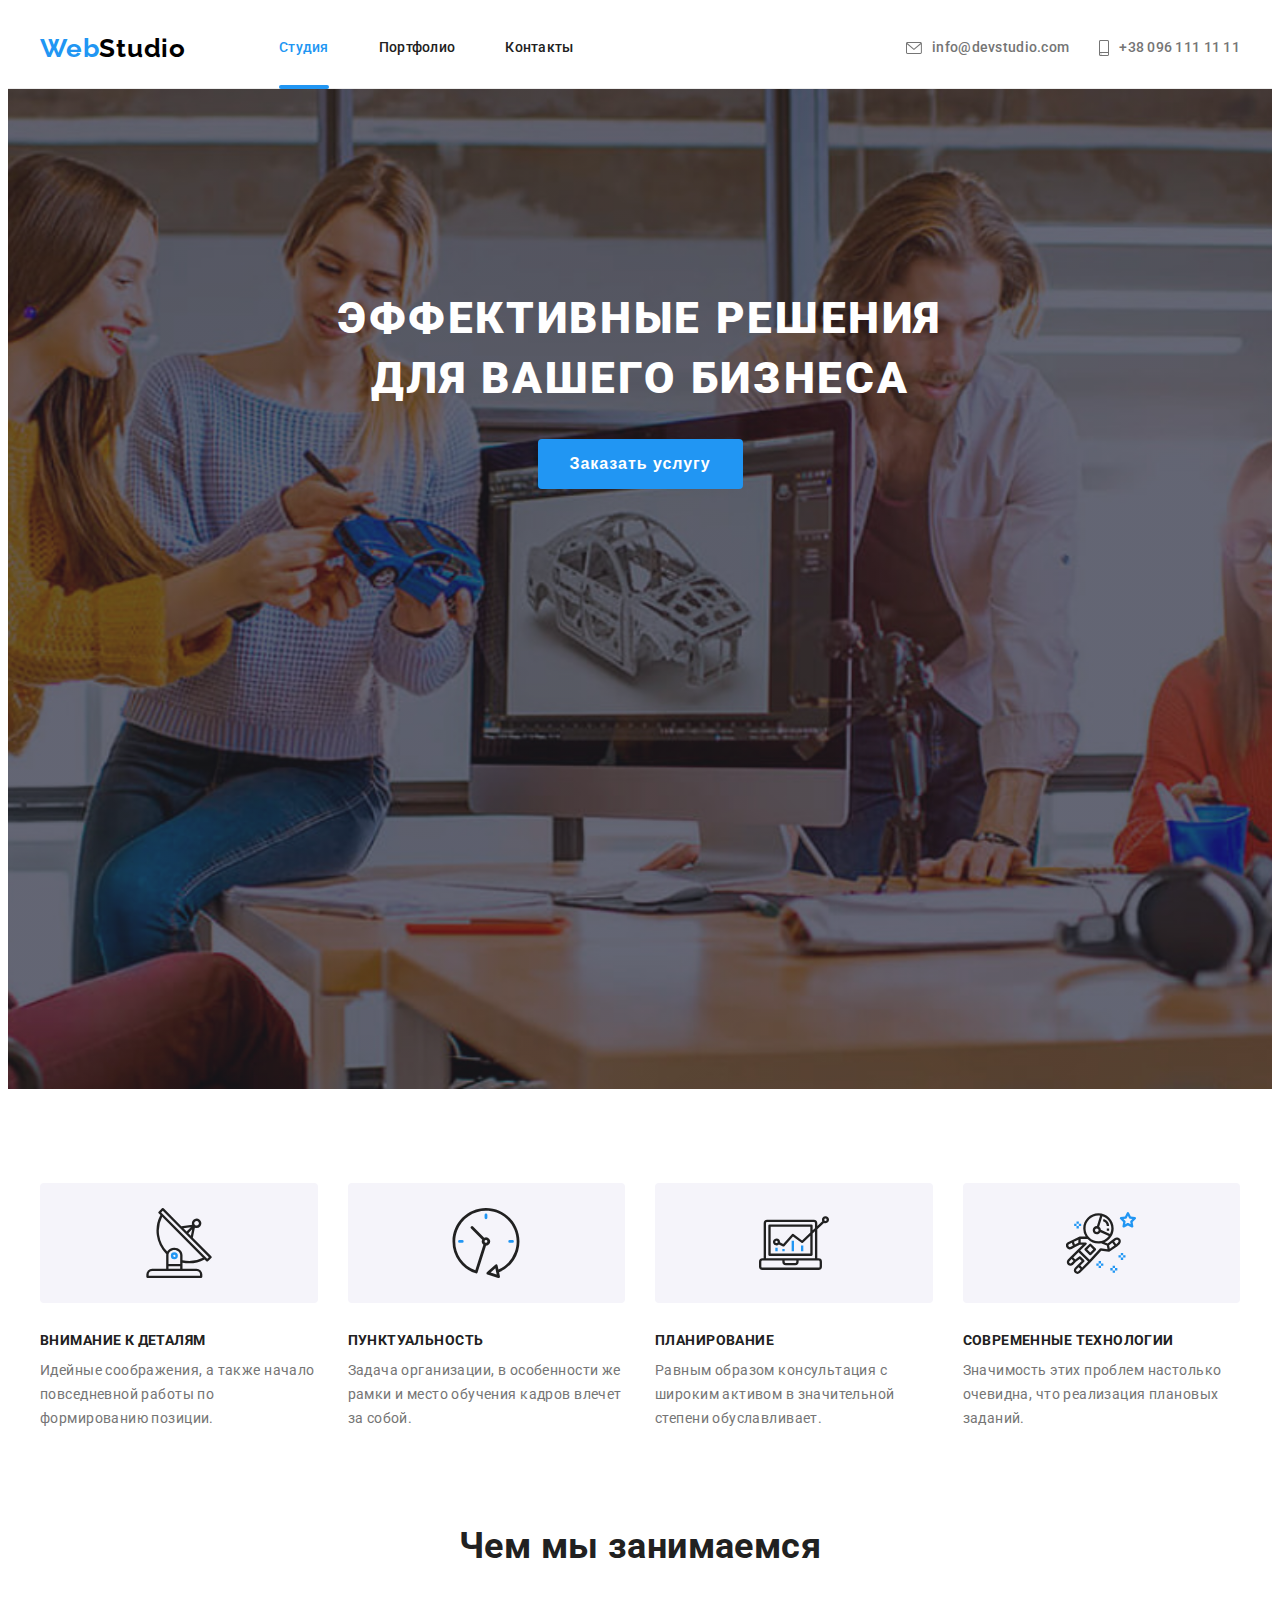
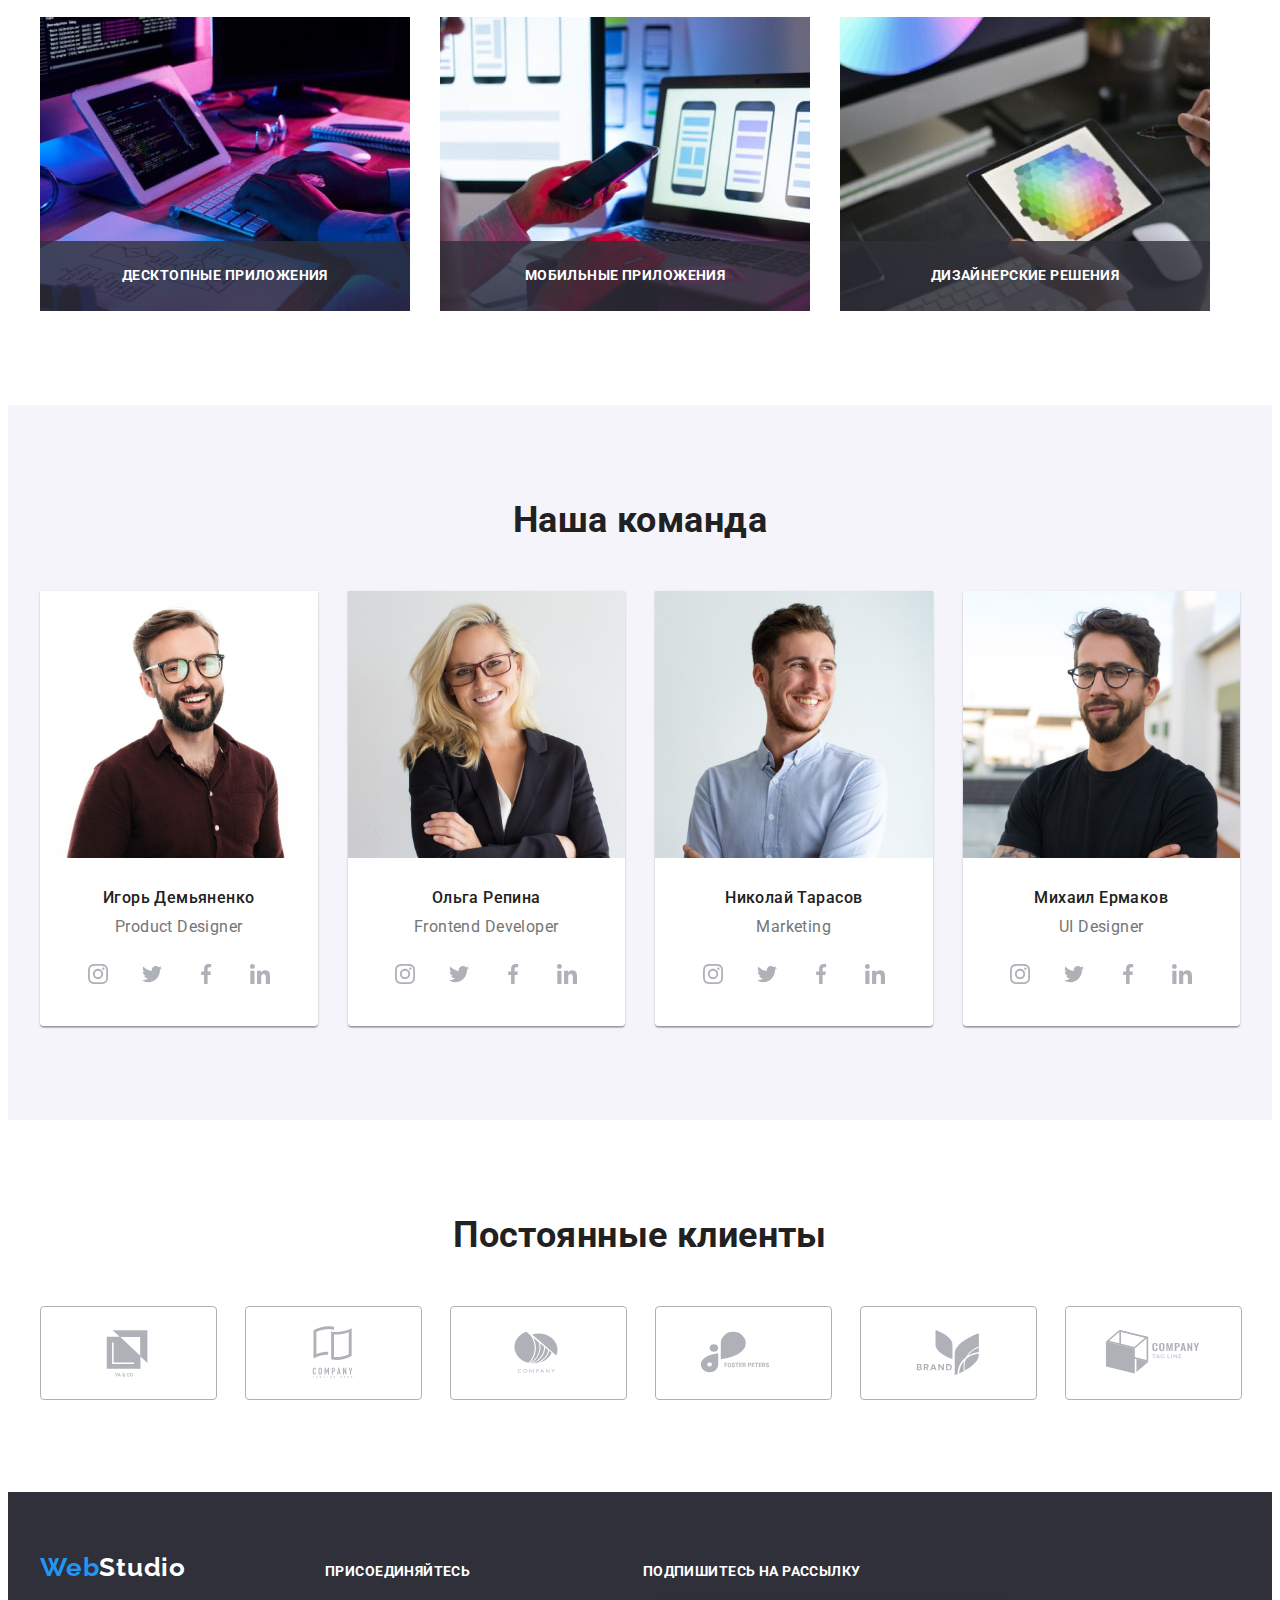
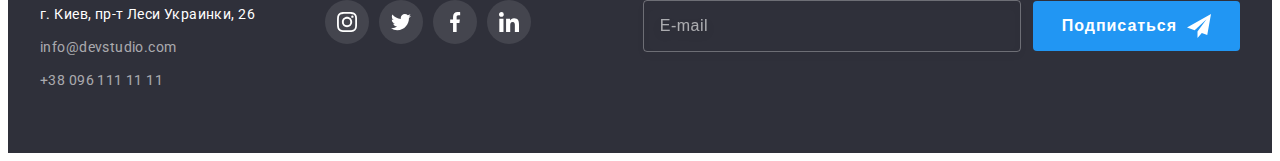
<file: index.html>
<!DOCTYPE html>
<html lang="ru">
  <head>
    <meta charset="UTF-8" />
    <meta http-equiv="X-UA-Compatible" content="IE=edge" />
    <meta name="viewport" content="width=device-width, initial-scale=1.0" />
    <title>WebStudio</title>

    <!--Project fonts-->
    <link rel="preconnect" href="https://fonts.googleapis.com" />
    <link rel="preconnect" href="https://fonts.gstatic.com" crossorigin />
    <link
      href="https://fonts.googleapis.com/css2?family=Raleway:wght@700&family=Roboto:wght@400;500;700;900&display=swap"
      rel="stylesheet"
    />

    <!--Modern normalize-->
    <link
      rel="stylesheet"
      href="https://cdnjs.cloudflare.com/ajax/libs/modern-normalize/1.1.0/modern-normalize.min.css"
      integrity="sha512-wpPYUAdjBVSE4KJnH1VR1HeZfpl1ub8YT/NKx4PuQ5NmX2tKuGu6U/JRp5y+Y8XG2tV+wKQpNHVUX03MfMFn9Q=="
      crossorigin="anonymous"
      referrerpolicy="no-referrer"
    />

    <!--Custom styles-->
    <link rel="stylesheet" href="./css/main.min.css" />
  </head>
  <body>
    <!--Верхняя линия-->
    <header class="header">
      <div class="container header-container">
        <nav class="nav">
          <a class="logo header-logo" href="./index.html" lang="en"
            >Web<span class="logo--black-part">Studio</span></a
          >
          <ul class="list nav__list">
            <li class="nav__item">
              <a class="nav__link nav__link--active" href="./index.html">Студия</a>
            </li>
            <li class="nav__item">
              <a class="nav__link" href="./portfolio.html">Портфолио</a>
            </li>
            <li class="nav__item">
              <a class="nav__link" href="">Контакты</a>
            </li>
          </ul>
        </nav>
        <ul class="list header-contacts">
          <li class="header-contacts__item">
            <a class="header-contacts__link" href="mailto:info@devstudio.com">
              <svg class="header-contacts__icon header-contacts__icon--env" width="16" height="12">
                <use href="./images/icons/icons.svg#icon-envelope"></use>
              </svg>
              info@devstudio.com
            </a>
          </li>
          <li class="header-contacts__item">
            <a class="header-contacts__link" href="tel:+380961111111">
              <svg class="header-contacts__icon header-contacts__icon--tel" width="10" height="16">
                <use href="./images/icons/icons.svg#icon-smartphone"></use>
              </svg>
              +38 096 111 11 11
            </a>
          </li>
        </ul>
        <button
          class="menu-btn js-open-menu"
          type="button"
          aria-expanded="false"
          aria-controls="menu"
        >
          <svg width="40" height="40" aria-label="Переключатель мобильного меню">
            <use class="icon-menu-open" href="./images/icons/icons.svg#icon-menu"></use>
          </svg>
        </button>
      </div>
      <div class="menu js-menu-container" id="menu" data-menu>
        <button
          class="menu-btn js-close-menu"
          type="button"
          aria-expanded="false"
          aria-controls="menu"
        >
          <svg width="40" height="40" aria-label="Переключатель мобильного меню">
            <use class="icon-menu-close" href="./images/icons/icons.svg#icon-menu-close"></use>
          </svg>
        </button>
        <ul class="menu__nav-list list">
          <li class="menu__nav-item">
            <a class="menu__nav-link menu__nav-link--active link" href="./index.html">Студия</a>
          </li>
          <li class="menu__nav-item">
            <a class="menu__nav-link link" href="./portfolio.html">Портфолио</a>
          </li>
          <li class="menu__nav-item">
            <a class="menu__nav-link link" href="">Контакты</a>
          </li>
        </ul>
        <ul class="menu__contacts-list list">
          <li class="menu__contacts-item">
            <a class="menu__contacts-link--tel link" href="tel:+380961111111">+38 096 111 11 11</a>
          </li>
          <li class="menu__contacts-item">
            <a class="menu__contacts-link--mail link" href="mailto:info@devstudio.com"
              >info@devstudio.com</a
            >
          </li>
        </ul>
        <ul class="menu__socials-list list">
          <li class="menu__socials-item">
            <a class="menu-socials-link link" href="">Instagram</a>
          </li>
          <li class="menu__socials-item">
            <a class="menu-socials-link link" href="">Twitter</a>
          </li>
          <li class="menu__socials-item">
            <a class="menu-socials-link link" href="">Facebook</a>
          </li>
          <li class="menu__socials-item">
            <a class="menu-socials-link link" href="">LinkedIn</a>
          </li>
        </ul>
      </div>
    </header>

    <main>
      <!--Герой-->
      <section class="hero">
        <div class="container">
          <h1 class="hero-title">Эффективные решения для вашего бизнеса</h1>
          <button class="btn hero-btn" type="button" data-modal-open>Заказать услугу</button>
          <div class="backdrop is-hidden" data-modal>
            <div class="modal">
              <button class="modal-btn-close" type="button" data-modal-close>
                <svg class="modal-icon-close" width="18" height="18">
                  <use href="./images/icons/icons.svg#icon-close-black"></use>
                </svg>
              </button>
              <strong class="form-title">Оставьте свои данные, мы вам перезвоним</strong>
              <form class="modal=form" autocomplete="off">
                <label class="form-modal-field">
                  <span class="form-modal-label">Имя</span>
                  <input class="form-modal-input" type="text" name="user-name" />
                  <svg class="form-modal-icon" width="18" height="18">
                    <use href="./images/icons/icons.svg#icon-person"></use>
                  </svg>
                </label>
                <label class="form-modal-field">
                  <span class="form-modal-label">Телефон</span>
                  <input class="form-modal-input" type="tel" name="user-phone" />
                  <svg class="form-modal-icon" width="18" height="18">
                    <use href="./images/icons/icons.svg#icon-phone"></use>
                  </svg>
                </label>
                <label class="form-modal-field">
                  <span class="form-modal-label">Почта</span>
                  <input class="form-modal-input" type="email" name="user-mail" />
                  <svg class="form-modal-icon" width="18" height="18">
                    <use href="./images/icons/icons.svg#icon-email"></use>
                  </svg>
                </label>
                <label class="form-modal-comment-field">
                  <span class="form-modal-label">Комментарий</span>
                  <textarea
                    class="form-modal-comment"
                    name="comment"
                    placeholder="Введите текст"
                  ></textarea>
                </label>
                <label class="checkbox-field">
                  <input class="checkbox-input hidden" type="checkbox" name="checkbox" />
                  <span class="custom-checkbox">
                    <svg class="checkbox-icon" width="16" height="15">
                      <use href="./images/icons/icons.svg#icon-check"></use>
                    </svg>
                  </span>
                  <span class="checkbox-text">
                    Соглашаюсь с рассылкой и принимаю
                    <a class="checkbox-policy" href="">Условия договора</a>
                  </span>
                </label>
                <button class="btn form-btn-send" type="submit">Отправить</button>
              </form>
            </div>
          </div>
        </div>
      </section>

      <!--Особенности по BEM-->
      <section class="section features">
        <div class="container">
          <h2 class="hidden">Особенности</h2>
          <ul class="list features__list">
            <li class="features__item">
              <div class="features__icon-thumb">
                <svg class="features__icon" width="70" height="70">
                  <use href="./images/icons/icons.svg#icon-antenna"></use>
                </svg>
              </div>
              <h3 class="features__subtitle">Внимание к деталям</h3>
              <p class="features__item-desc">
                Идейные соображения, а также начало повседневной работы по формированию позиции.
              </p>
            </li>
            <li class="features__item">
              <div class="features__icon-thumb">
                <svg class="features__icon" width="70" height="70">
                  <use href="./images/icons/icons.svg#icon-clock"></use>
                </svg>
              </div>
              <h3 class="features__subtitle">Пунктуальность</h3>
              <p class="features__item-desc">
                Задача организации, в особенности же рамки и место обучения кадров влечет за собой.
              </p>
            </li>
            <li class="features__item">
              <div class="features__icon-thumb">
                <svg class="features__icon" width="70" height="70">
                  <use href="./images/icons/icons.svg#icon-diagram"></use>
                </svg>
              </div>
              <h3 class="features__subtitle">Планирование</h3>
              <p class="features__item-desc">
                Равным образом консультация с широким активом в значительной степени обуславливает.
              </p>
            </li>

            <li class="features__item">
              <div class="features__icon-thumb">
                <svg class="features__icon" width="70" height="70">
                  <use href="./images/icons/icons.svg#icon-astronaut"></use>
                </svg>
              </div>
              <h3 class="features__subtitle">Современные технологии</h3>
              <p class="features__item-desc">
                Значимость этих проблем настолько очевидна, что реализация плановых заданий.
              </p>
            </li>
          </ul>
        </div>
      </section>

      <!--Чем мы занимаемся по BEM-->
      <section class="work section">
        <div class="container">
          <h2 class="section-title">Чем мы занимаемся</h2>
          <ul class="list work__list">
            <li class="work__item">
              <picture>
                <source
                  media="(min-width:1200px)"
                  srcset="
                    ./images/what_we_do/work1_desk.jpg    1x,
                    ./images/what_we_do/work1@2x_desk.jpg 2x
                  "
                  type="image/jpg"
                />
                <img
                  src="./images/what_we_do/work1_desk.jpg"
                  alt="Десктопные приложения"
                  width="370"
                  height="294"
                  loading="lazy"
                />
              </picture>
              <p class="work__item-descr">Десктопные приложения</p>
            </li>
            <li class="work__item">
              <picture>
                <source
                  media="(min-width:1200px)"
                  srcset="
                    ./images/what_we_do/work2_desk.jpg    1x,
                    ./images/what_we_do/work2@2x_desk.jpg 2x
                  "
                  type="image/jpg"
                />
                <img
                  src="./images/what_we_do/work2_desk.jpg"
                  alt="Мобильные приложения"
                  width="370"
                  height="294"
                  loading="lazy"
                />
              </picture>
              <p class="work__item-descr">Мобильные приложения</p>
            </li>
            <li class="work__item">
              <picture>
                <source
                  media="(min-width:1200px)"
                  srcset="
                    ./images/what_we_do/work3_desk.jpg    1x,
                    ./images/what_we_do/work3@2x_desk.jpg 2x
                  "
                  type="image/jpg"
                />
                <img
                  src="./images/what_we_do/work3_desk.jpg"
                  alt="Дизайнерские решения"
                  width="370"
                  height="294"
                  loading="lazy"
                />
              </picture>
              <p class="work__item-descr">Дизайнерские решения</p>
            </li>
          </ul>
        </div>
      </section>

      <!--Наша команда-->
      <section class="team section">
        <div class="container">
          <h2 class="section-title">Наша команда</h2>
          <ul class="list">
            <li class="item">
              <picture>
                <source
                  media="(min-width:1200px)"
                  srcset="./images/team/team1_desk.jpg 1x, ./images/team/team1_desk@2x.jpg 2x"
                  type="image/jpg"
                />
                <source
                  media="(min-width:768px)"
                  srcset="./images/team/team1_tab.jpg 1x, ./images/team/team1_tab@2x.jpg 2x"
                  type="image/jpg"
                />
                <source
                  media="(max-width:767px)"
                  srcset="./images/team/team1_mob.jpg 1x, ./images/team/team1_mob@2x.jpg 2x"
                  type="image/jpg"
                />
                <img
                  src="./images/team/team1_mob.jpg"
                  alt="Фото Игоря Демьяненко"
                  width="450"
                  height="460"
                />
              </picture>
              <div class="member-description">
                <h3 class="member">Игорь Демьяненко</h3>
                <p class="member-position" lang="en">Product Designer</p>
                <ul class="member-socials-list">
                  <li class="member-socials-item">
                    <a class="member-socials-link" aria-label="Istagramm" href="">
                      <svg class="member-socials-icon" width="20" height="20">
                        <use href="./images/icons/icons.svg#icon-instagram"></use>
                      </svg>
                    </a>
                  </li>
                  <li class="member-socials-item">
                    <a class="member-socials-link" aria-label="Twitter" href="">
                      <svg class="member-socials-icon" width="20" height="20">
                        <use href="./images/icons/icons.svg#icon-twitter"></use>
                      </svg>
                    </a>
                  </li>
                  <li class="member-socials-item">
                    <a class="member-socials-link" aria-label="Facebook" href="">
                      <svg class="member-socials-icon" width="20" height="20">
                        <use href="./images/icons/icons.svg#icon-facebook"></use>
                      </svg>
                    </a>
                  </li>
                  <li class="member-socials-item">
                    <a class="member-socials-link" aria-label="LinkedIn" href="">
                      <svg class="member-socials-icon" width="20" height="20">
                        <use href="./images/icons/icons.svg#icon-linkedin"></use>
                      </svg>
                    </a>
                  </li>
                </ul>
              </div>
            </li>
            <li class="item">
              <picture>
                <source
                  media="(min-width:1200px)"
                  srcset="./images/team/team2_desk.jpg 1x, ./images/team/team2_desk@2x.jpg 2x"
                  type="image/jpg"
                />
                <source
                  media="(min-width:768px)"
                  srcset="./images/team/team2_tab.jpg 1x, ./images/team/team2_tab@2x.jpg 2x"
                  type="image/jpg"
                />
                <source
                  media="(max-width:767px)"
                  srcset="./images/team/team2_mob.jpg 1x, ./images/team/team2_mob@2x.jpg 2x"
                  type="image/jpg"
                />
                <img
                  src="./images/team/team2_mob.jpg"
                  alt="Фото Ольги Репиной"
                  width="450"
                  height="460"
                />
              </picture>
              <div class="member-description">
                <h3 class="member">Ольга Репина</h3>
                <p class="member-position" lang="en">Frontend Developer</p>
                <ul class="member-socials-list">
                  <li class="member-socials-item">
                    <a class="member-socials-link" aria-label="Istagramm" href="">
                      <svg class="member-socials-icon" width="20" height="20">
                        <use href="./images/icons/icons.svg#icon-instagram"></use>
                      </svg>
                    </a>
                  </li>
                  <li class="member-socials-item">
                    <a class="member-socials-link" aria-label="Twitter" href="">
                      <svg class="member-socials-icon" width="20" height="20">
                        <use href="./images/icons/icons.svg#icon-twitter"></use>
                      </svg>
                    </a>
                  </li>
                  <li class="member-socials-item">
                    <a class="member-socials-link" aria-label="Facebook" href="">
                      <svg class="member-socials-icon" width="20" height="20">
                        <use href="./images/icons/icons.svg#icon-facebook"></use>
                      </svg>
                    </a>
                  </li>
                  <li class="member-socials-item">
                    <a class="member-socials-link" aria-label="LinkedIn" href="">
                      <svg class="member-socials-icon" width="20" height="20">
                        <use href="./images/icons/icons.svg#icon-linkedin"></use>
                      </svg>
                    </a>
                  </li>
                </ul>
              </div>
            </li>
            <li class="item">
              <picture>
                <source
                  media="(min-width:1200px)"
                  srcset="./images/team/team3_desk.jpg 1x, ./images/team/team3_desk@2x.jpg 2x"
                  type="image/jpg"
                />
                <source
                  media="(min-width:768px)"
                  srcset="./images/team/team3_tab.jpg 1x, ./images/team/team3_tab@2x.jpg 2x"
                  type="image/jpg"
                />
                <source
                  media="(max-width:767px)"
                  srcset="./images/team/team3_mob.jpg 1x, ./images/team/team3_mob@2x.jpg 2x"
                  type="image/jpg"
                />
                <img
                  src="./images/team/team3_mob.jpg"
                  alt="Фото Николая Тарасова"
                  width="450"
                  height="460"
                />
              </picture>
              <div class="member-description">
                <h3 class="member">Николай Тарасов</h3>
                <p class="member-position" lang="en">Marketing</p>
                <ul class="member-socials-list">
                  <li class="member-socials-item">
                    <a class="member-socials-link" aria-label="Istagramm" href="">
                      <svg class="member-socials-icon" width="20" height="20">
                        <use href="./images/icons/icons.svg#icon-instagram"></use>
                      </svg>
                    </a>
                  </li>
                  <li class="member-socials-item">
                    <a class="member-socials-link" aria-label="Twitter" href="">
                      <svg class="member-socials-icon" width="20" height="20">
                        <use href="./images/icons/icons.svg#icon-twitter"></use>
                      </svg>
                    </a>
                  </li>
                  <li class="member-socials-item">
                    <a class="member-socials-link" aria-label="Facebook" href="">
                      <svg class="member-socials-icon" width="20" height="20">
                        <use href="./images/icons/icons.svg#icon-facebook"></use>
                      </svg>
                    </a>
                  </li>
                  <li class="member-socials-item">
                    <a class="member-socials-link" aria-label="LinkedIn" href="">
                      <svg class="member-socials-icon" width="20" height="20">
                        <use href="./images/icons/icons.svg#icon-linkedin"></use>
                      </svg>
                    </a>
                  </li>
                </ul>
              </div>
            </li>
            <li class="item">
              <picture>
                <source
                  media="(min-width:1200px)"
                  srcset="./images/team/team4_desk.jpg 1x, ./images/team/team4_desk@2x.jpg 2x"
                  type="image/jpg"
                />
                <source
                  media="(min-width:768px)"
                  srcset="./images/team/team4_tab.jpg 1x, ./images/team/team4_tab@2x.jpg 2x"
                  type="image/jpg"
                />
                <source
                  media="(max-width:767px)"
                  srcset="./images/team/team4_mob.jpg 1x, ./images/team/team4_mob@2x.jpg 2x"
                  type="image/jpg"
                />
                <img
                  src="./images/team/team4_mob.jpg"
                  alt="Фото Михаила Ермакова"
                  width="450"
                  height="460"
                />
              </picture>
              <div class="member-description">
                <h3 class="member">Михаил Ермаков</h3>
                <p class="member-position" lang="en">UI Designer</p>
                <ul class="member-socials-list">
                  <li class="member-socials-item">
                    <a class="member-socials-link" aria-label="Istagramm" href="">
                      <svg class="member-socials-icon" width="20" height="20">
                        <use href="./images/icons/icons.svg#icon-instagram"></use>
                      </svg>
                    </a>
                  </li>
                  <li class="member-socials-item">
                    <a class="member-socials-link" aria-label="Twitter" href="">
                      <svg class="member-socials-icon" width="20" height="20">
                        <use href="./images/icons/icons.svg#icon-twitter"></use>
                      </svg>
                    </a>
                  </li>
                  <li class="member-socials-item">
                    <a class="member-socials-link" aria-label="Facebook" href="">
                      <svg class="member-socials-icon" width="20" height="20">
                        <use href="./images/icons/icons.svg#icon-facebook"></use>
                      </svg>
                    </a>
                  </li>
                  <li class="member-socials-item">
                    <a class="member-socials-link" aria-label="LinkedIn" href="">
                      <svg class="member-socials-icon" width="20" height="20">
                        <use href="./images/icons/icons.svg#icon-linkedin"></use>
                      </svg>
                    </a>
                  </li>
                </ul>
              </div>
            </li>
          </ul>
        </div>
      </section>

      <!--Постоянные клиенты по BEM-->
      <section class="clients section">
        <div class="container">
          <h2 class="section-title">Постоянные клиенты</h2>
          <ul class="list clients__list">
            <li class="clients__item">
              <a class="clients__link" href="">
                <svg class="clients__icon" width="106" height="60">
                  <use href="./images/icons/icons.svg#icon-logo-1"></use>
                </svg>
              </a>
            </li>
            <li class="clients__item">
              <a class="clients__link" href="">
                <svg class="clients__icon" width="106" height="60">
                  <use href="./images/icons/icons.svg#icon-logo-2"></use>
                </svg>
              </a>
            </li>
            <li class="clients__item">
              <a class="clients__link" href="">
                <svg class="clients__icon" width="106" height="60">
                  <use href="./images/icons/icons.svg#icon-logo-3"></use>
                </svg>
              </a>
            </li>
            <li class="clients__item">
              <a class="clients__link" href="">
                <svg class="clients__icon" width="106" height="60">
                  <use href="./images/icons/icons.svg#icon-logo-4"></use>
                </svg>
              </a>
            </li>
            <li class="clients__item">
              <a class="clients__link" href="">
                <svg class="clients__icon" width="106" height="60">
                  <use href="./images/icons/icons.svg#icon-logo-5"></use>
                </svg>
              </a>
            </li>
            <li class="clients__item">
              <a class="clients__link" href="">
                <svg class="clients__icon" width="106" height="60">
                  <use href="./images/icons/icons.svg#icon-logo-6"></use>
                </svg>
              </a>
            </li>
          </ul>
        </div>
      </section>
    </main>

    <!--Подвал-->
    <footer class="footer">
      <div class="container footer-position">
        <div class="footer-position-tablet">
          <div class="position-address">
            <a class="link logo" href="./index.html" lang="en"
              >Web<span class="logo--white-part">Studio</span></a
            >
            <address class="footer-address">
              <p class="address-txt">г. Киев, пр-т Леси Украинки, 26</p>
              <ul class="footer-contacts list">
                <li class="footer-contacts__item">
                  <a class="footer-contacts__link" href="mailto:info@devstudio.com"
                    >info@devstudio.com</a
                  >
                </li>
                <li class="footer-contacts__item">
                  <a class="footer-contacts__link" href="tel:+380961111111">+38 096 111 11 11</a>
                </li>
              </ul>
            </address>
          </div>
          <div class="position-socials">
            <p class="join">присоединяйтесь</p>
            <ul class="footer-socials-list">
              <li class="footer-socials-item">
                <a class="footer-socials-link" aria-label="Istagramm" href="">
                  <svg class="footer-socials-icon" width="20" height="20">
                    <use href="./images/icons/icons.svg#icon-instagram"></use>
                  </svg>
                </a>
              </li>
              <li class="footer-socials-item">
                <a class="footer-socials-link" aria-label="Twitter" href="">
                  <svg class="footer-socials-icon" width="20" height="20">
                    <use href="./images/icons/icons.svg#icon-twitter"></use>
                  </svg>
                </a>
              </li>
              <li class="footer-socials-item">
                <a class="footer-socials-link" aria-label="Facebook" href="">
                  <svg class="footer-socials-icon" width="20" height="20">
                    <use href="./images/icons/icons.svg#icon-facebook"></use>
                  </svg>
                </a>
              </li>
              <li class="footer-socials-item">
                <a class="footer-socials-link" aria-label="LinkedIn" href="">
                  <svg class="footer-socials-icon" width="20" height="20">
                    <use href="./images/icons/icons.svg#icon-linkedin"></use>
                  </svg>
                </a>
              </li>
            </ul>
          </div>
        </div>
        <div class="position-subscribe">
          <p class="subscribe-title">Подпишитесь на рассылку</p>
          <form class="form-subscribe" autocomplete="off">
            <input
              class="input-mail-subscribe"
              type="email"
              name="user-mail-subscribe"
              placeholder="E-mail"
            />
            <button class="btn btn-subscribe" type="submit">
              <span class="btn-subscribe-text"
                >Подписаться
                <svg class="icon-subscribe" width="24" height="24">
                  <use href="./images/icons/icons.svg#icon-send"></use>
                </svg>
              </span>
            </button>
          </form>
        </div>
      </div>
    </footer>
    <script src="./js/modal.js"></script>
    <script src="./js/mobile-menu.js"></script>
  </body>
</html>
</file>
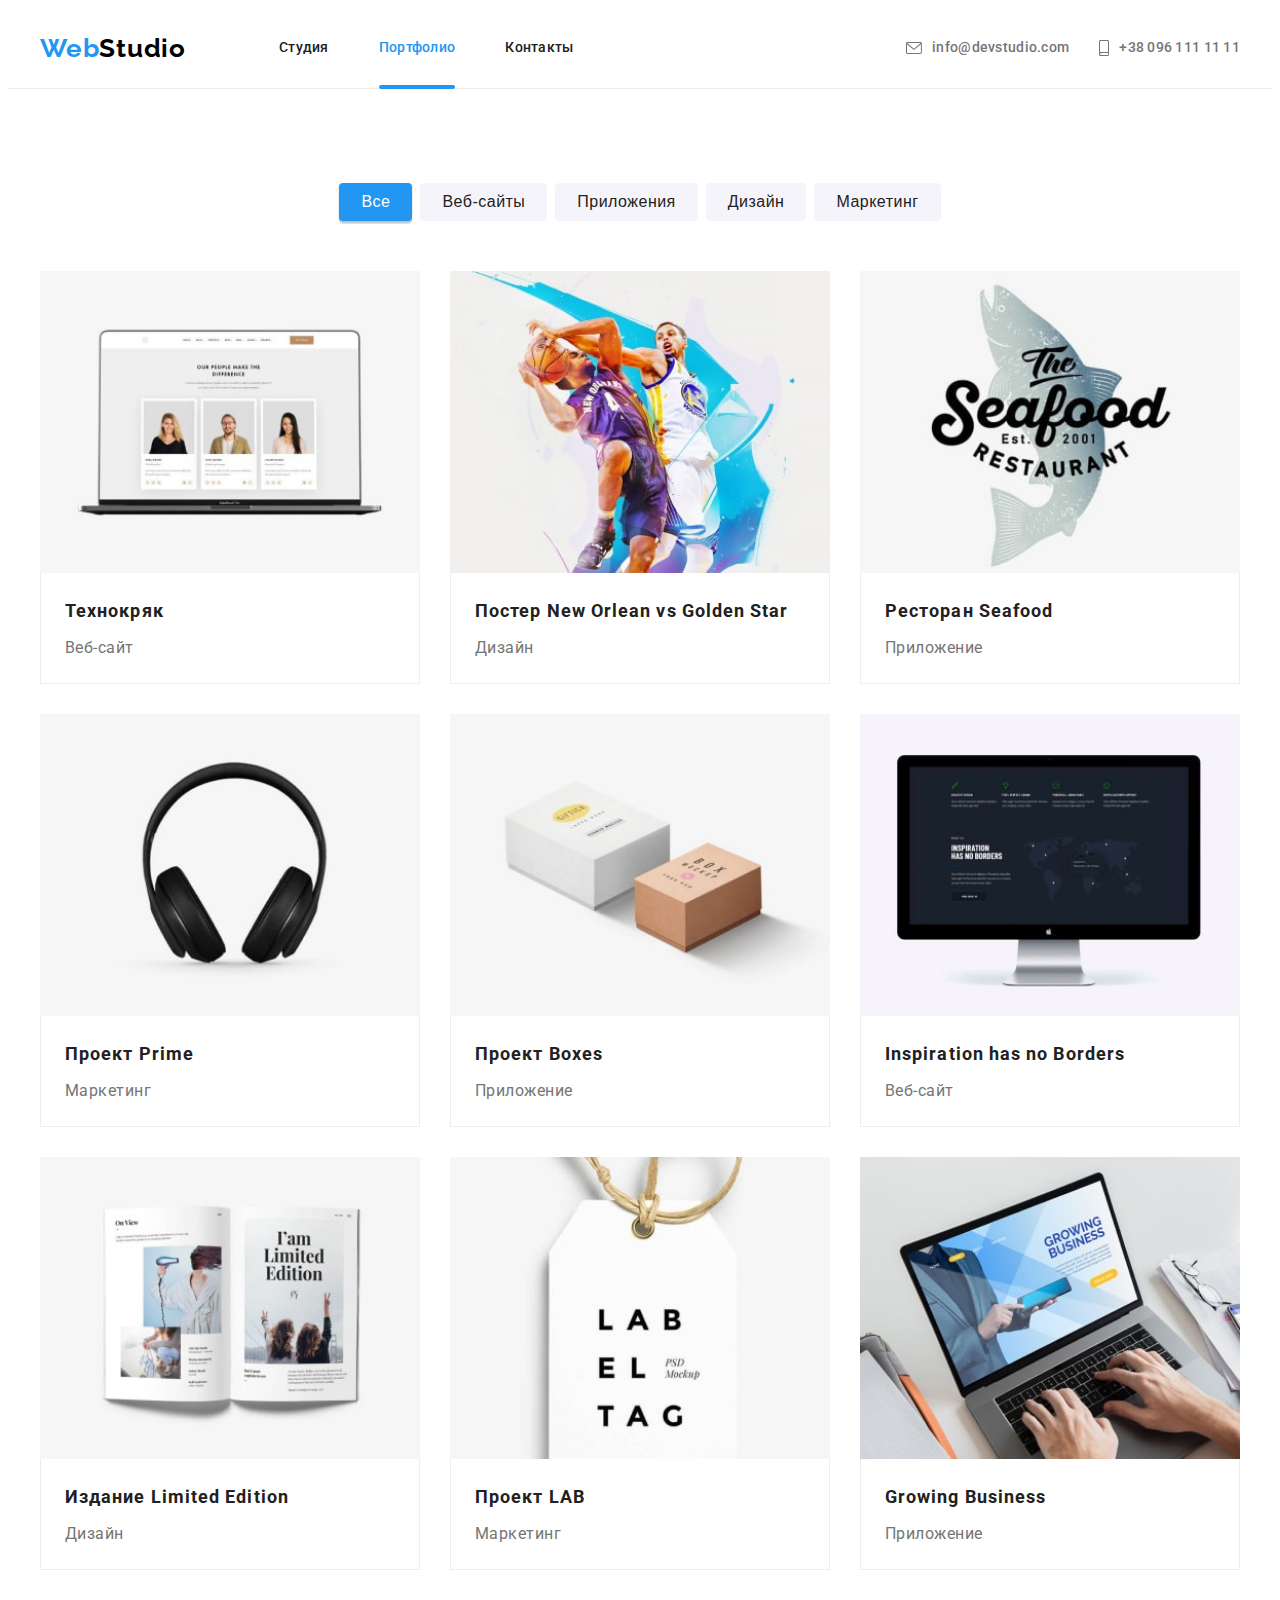
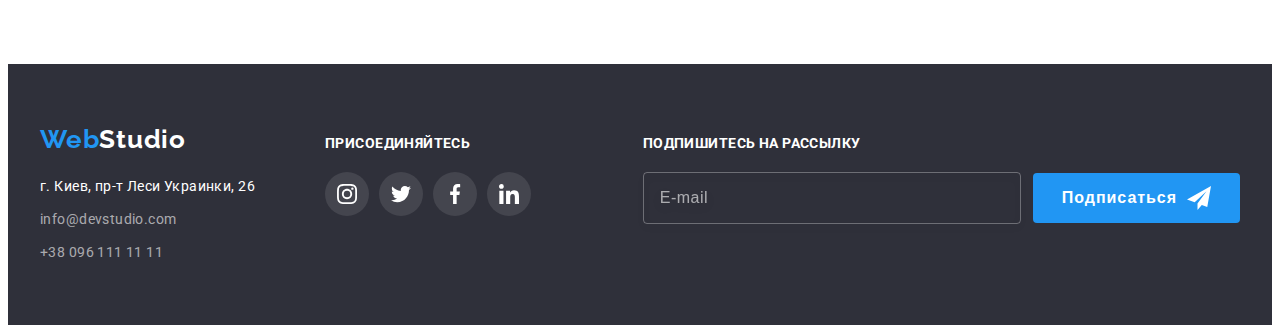
<file: portfolio.html>
<!DOCTYPE html>
<html lang="ru">
  <head>
    <meta charset="UTF-8" />
    <meta http-equiv="X-UA-Compatible" content="IE=edge" />
    <meta name="viewport" content="width=device-width, initial-scale=1.0" />
    <title>Portfolio</title>

    <!--Project fonts-->
    <link rel="preconnect" href="https://fonts.googleapis.com" />
    <link rel="preconnect" href="https://fonts.gstatic.com" crossorigin />
    <link
      href="https://fonts.googleapis.com/css2?family=Raleway:wght@700&family=Roboto:wght@400;500;700;900&display=swap"
      rel="stylesheet"
    />

    <!--Modern normalize-->
    <link
      rel="stylesheet"
      href="https://cdnjs.cloudflare.com/ajax/libs/modern-normalize/1.1.0/modern-normalize.min.css"
      integrity="sha512-wpPYUAdjBVSE4KJnH1VR1HeZfpl1ub8YT/NKx4PuQ5NmX2tKuGu6U/JRp5y+Y8XG2tV+wKQpNHVUX03MfMFn9Q=="
      crossorigin="anonymous"
      referrerpolicy="no-referrer"
    />

    <!--Custom styles-->
    <link rel="stylesheet" href="./css/main.min.css" />
  </head>
  <body>
    <!--Верхняя линия-->
    <header class="header">
      <div class="container header-container">
        <nav class="nav">
          <a class="logo header-logo" href="./index.html" lang="en"
            >Web<span class="logo--black-part">Studio</span></a
          >
          <ul class="list nav__list">
            <li class="nav__item">
              <a class="nav__link" href="./index.html">Студия</a>
            </li>
            <li class="nav__item">
              <a class="nav__link nav__link--active" href="./portfolio.html">Портфолио</a>
            </li>
            <li class="nav__item">
              <a class="nav__link" href="">Контакты</a>
            </li>
          </ul>
        </nav>
        <ul class="list header-contacts">
          <li class="header-contacts__item">
            <a class="header-contacts__link" href="mailto:info@devstudio.com">
              <svg class="header-contacts__icon" width="16" height="12">
                <use href="./images/icons/icons.svg#icon-envelope"></use>
              </svg>
              info@devstudio.com
            </a>
          </li>
          <li class="header-contacts__item">
            <a class="header-contacts__link" href="tel:+380961111111">
              <svg class="header-contacts__icon" width="10" height="16">
                <use href="./images/icons/icons.svg#icon-smartphone"></use>
              </svg>
              +38 096 111 11 11
            </a>
          </li>
        </ul>
        <button
          class="menu-btn js-open-menu"
          type="button"
          aria-expanded="false"
          aria-controls="menu"
        >
          <svg width="40" height="40" aria-label="Переключатель мобильного меню">
            <use class="icon-menu-open" href="./images/icons/icons.svg#icon-menu"></use>
          </svg>
        </button>
      </div>
      <div class="menu js-menu-container" id="menu" data-menu>
        <button
          class="menu-btn js-close-menu"
          type="button"
          aria-expanded="false"
          aria-controls="menu"
        >
          <svg width="40" height="40" aria-label="Переключатель мобильного меню">
            <use class="icon-menu-close" href="./images/icons/icons.svg#icon-menu-close"></use>
          </svg>
        </button>
        <ul class="menu__nav-list list">
          <li class="menu__nav-item">
            <a class="menu__nav-link link" href="./index.html">Студия</a>
          </li>
          <li class="menu__nav-item">
            <a class="menu__nav-link menu__nav-link--active link" href="./portfolio.html"
              >Портфолио</a
            >
          </li>
          <li class="menu__nav-item">
            <a class="menu__nav-link link" href="">Контакты</a>
          </li>
        </ul>
        <ul class="menu__contacts-list list">
          <li class="menu__contacts-item">
            <a class="menu__contacts-link--tel link" href="tel:+380961111111">+38 096 111 11 11</a>
          </li>
          <li class="menu__contacts-item">
            <a class="menu__contacts-link--mail link" href="mailto:info@devstudio.com"
              >info@devstudio.com</a
            >
          </li>
        </ul>
        <ul class="menu__socials-list list">
          <li class="menu__socials-item">
            <a class="menu-socials-link link" href="">Instagram</a>
          </li>
          <li class="menu__socials-item">
            <a class="menu-socials-link link" href="">Twitter</a>
          </li>
          <li class="menu__socials-item">
            <a class="menu-socials-link link" href="">Facebook</a>
          </li>
          <li class="menu__socials-item">
            <a class="menu-socials-link link" href="">LinkedIn</a>
          </li>
        </ul>
      </div>
    </header>

    <main>
      <section class="portfolio section">
        <div class="container">
          <h1 class="hidden">Портфолио</h1>
          <!--Фильтры портфолио-->
          <ul class="list button-list">
            <li class="item">
              <button class="portfolio-btn btn-active" type="button">Все</button>
            </li>
            <li class="item"><button class="portfolio-btn" type="button">Веб-сайты</button></li>
            <li class="item"><button class="portfolio-btn" type="button">Приложения</button></li>
            <li class="item"><button class="portfolio-btn" type="button">Дизайн</button></li>
            <li class="item"><button class="portfolio-btn" type="button">Маркетинг</button></li>
          </ul>

          <!--Список проектов-->
          <ul class="list project-list">
            <li class="item">
              <a class="project-card" href="">
                <div class="overlay-container">
                  <picture>
                    <source
                      media="(min-width:1200px)"
                      srcset="
                        ./images/portfolio/gallery1_desk.jpg    1x,
                        ./images/portfolio/gallery1_desk@2x.jpg 2x
                      "
                      type="image/jpg"
                    />
                    <source
                      media="(min-width:768px)"
                      srcset="
                        ./images/portfolio/gallery1_tab.jpg    1x,
                        ./images/portfolio/gallery1_tab@2x.jpg 2x
                      "
                      type="image/jpg"
                    />
                    <source
                      media="(max-width:767px)"
                      srcset="
                        ./images/portfolio/gallery1_mob.jpg    1x,
                        ./images/portfolio/gallery1_mob@2x.jpg 2x
                      "
                      type="image/jpg"
                    />
                    <img
                      src="./images/portfolio/gallery1_mob.jpg"
                      alt="Проект Технокряк"
                      width="450"
                      height="294"
                    />
                  </picture>
                  <p class="overlay">
                    Ресурс предлагает комплексные предложения с разным уровнем функционала и
                    сервисов. Все это позволит посетителю получить исчерпывающие сведения о компании
                    или частном лице.
                  </p>
                </div>
                <div class="project-description">
                  <h2 class="project-title">Технокряк</h2>
                  <p class="project-filter-part">Веб-сайт</p>
                </div>
              </a>
            </li>
            <li class="item">
              <a class="project-card" href="">
                <div class="overlay-container">
                  <picture>
                    <source
                      media="(min-width:1200px)"
                      srcset="
                        ./images/portfolio/gallery2_desk.jpg    1x,
                        ./images/portfolio/gallery2_desk@2x.jpg 2x
                      "
                      type="image/jpg"
                    />
                    <source
                      media="(min-width:768px)"
                      srcset="
                        ./images/portfolio/gallery2_tab.jpg    1x,
                        ./images/portfolio/gallery2_tab@2x.jpg 2x
                      "
                      type="image/jpg"
                    />
                    <source
                      media="(max-width:767px)"
                      srcset="
                        ./images/portfolio/gallery2_mob.jpg    1x,
                        ./images/portfolio/gallery2_mob@2x.jpg 2x
                      "
                      type="image/jpg"
                    />
                    <img
                      src="./images/portfolio/gallery2_mob.jpg"
                      alt="Провект постер New Orlean vs Golden Star"
                      width="450"
                      height="294"
                    />
                  </picture>
                  <p class="overlay">
                    Ресурс предлагает комплексные предложения с разным уровнем функционала и
                    сервисов. Все это позволит посетителю получить исчерпывающие сведения о компании
                    или частном лице.
                  </p>
                </div>
                <div class="project-description">
                  <h2 class="project-title">
                    Постер <span lang="en">New Orlean vs Golden Star</span>
                  </h2>
                  <p class="project-filter-part">Дизайн</p>
                </div>
              </a>
            </li>
            <li class="item">
              <a class="project-card" href="">
                <div class="overlay-container">
                  <picture>
                    <source
                      media="(min-width:1200px)"
                      srcset="
                        ./images/portfolio/gallery3_desk.jpg    1x,
                        ./images/portfolio/gallery3_desk@2x.jpg 2x
                      "
                      type="image/jpg"
                    />
                    <source
                      media="(min-width:768px)"
                      srcset="
                        ./images/portfolio/gallery3_tab.jpg    1x,
                        ./images/portfolio/gallery3_tab@2x.jpg 2x
                      "
                      type="image/jpg"
                    />
                    <source
                      media="(max-width:767px)"
                      srcset="
                        ./images/portfolio/gallery3_mob.jpg    1x,
                        ./images/portfolio/gallery3_mob@2x.jpg 2x
                      "
                      type="image/jpg"
                    />
                    <img
                      src="./images/portfolio/gallery3_mob.jpg"
                      alt="Проект ресторан Seafood"
                      width="450"
                      height="294"
                    />
                  </picture>
                  <p class="overlay">
                    Ресурс предлагает комплексные предложения с разным уровнем функционала и
                    сервисов. Все это позволит посетителю получить исчерпывающие сведения о компании
                    или частном лице.
                  </p>
                </div>
                <div class="project-description">
                  <h2 class="project-title">Ресторан <span lang="en">Seafood</span></h2>
                  <p class="project-filter-part">Приложение</p>
                </div>
              </a>
            </li>
            <li class="item">
              <a class="project-card" href="">
                <div class="overlay-container">
                  <picture>
                    <source
                      media="(min-width:1200px)"
                      srcset="
                        ./images/portfolio/gallery4_desk.jpg    1x,
                        ./images/portfolio/gallery4_desk@2x.jpg 2x
                      "
                      type="image/jpg"
                    />
                    <source
                      media="(min-width:768px)"
                      srcset="
                        ./images/portfolio/gallery4_tab.jpg    1x,
                        ./images/portfolio/gallery4_tab@2x.jpg 2x
                      "
                      type="image/jpg"
                    />
                    <source
                      media="(max-width:767px)"
                      srcset="
                        ./images/portfolio/gallery4_mob.jpg    1x,
                        ./images/portfolio/gallery4_mob@2x.jpg 2x
                      "
                      type="image/jpg"
                    />
                    <img
                      src="./images/portfolio/gallery4_mob.jpg"
                      alt="Проект Prime"
                      width="450"
                      height="294"
                    />
                  </picture>
                  <p class="overlay">
                    Ресурс предлагает комплексные предложения с разным уровнем функционала и
                    сервисов. Все это позволит посетителю получить исчерпывающие сведения о компании
                    или частном лице.
                  </p>
                </div>
                <div class="project-description">
                  <h2 class="project-title">Проект <span lang="en">Prime</span></h2>
                  <p class="project-filter-part">Маркетинг</p>
                </div>
              </a>
            </li>
            <li class="item">
              <a class="project-card" href="">
                <div class="overlay-container">
                  <picture>
                    <source
                      media="(min-width:1200px)"
                      srcset="
                        ./images/portfolio/gallery5_desk.jpg    1x,
                        ./images/portfolio/gallery5_desk@2x.jpg 2x
                      "
                      type="image/jpg"
                    />
                    <source
                      media="(min-width:768px)"
                      srcset="
                        ./images/portfolio/gallery5_tab.jpg    1x,
                        ./images/portfolio/gallery5_tab@2x.jpg 2x
                      "
                      type="image/jpg"
                    />
                    <source
                      media="(max-width:767px)"
                      srcset="
                        ./images/portfolio/gallery5_mob.jpg    1x,
                        ./images/portfolio/gallery5_mob@2x.jpg 2x
                      "
                      type="image/jpg"
                    />
                    <img
                      src="./images/portfolio/gallery5_mob.jpg"
                      alt="Проект Boxes"
                      width="450"
                      height="294"
                    />
                  </picture>
                  <p class="overlay">
                    Ресурс предлагает комплексные предложения с разным уровнем функционала и
                    сервисов. Все это позволит посетителю получить исчерпывающие сведения о компании
                    или частном лице.
                  </p>
                </div>
                <div class="project-description">
                  <h2 class="project-title">Проект <span lang="en">Boxes</span></h2>
                  <p class="project-filter-part">Приложение</p>
                </div>
              </a>
            </li>
            <li class="item">
              <a class="project-card" href="">
                <div class="overlay-container">
                  <picture>
                    <source
                      media="(min-width:1200px)"
                      srcset="
                        ./images/portfolio/gallery6_desk.jpg    1x,
                        ./images/portfolio/gallery6_desk@2x.jpg 2x
                      "
                      type="image/jpg"
                    />
                    <source
                      media="(min-width:768px)"
                      srcset="
                        ./images/portfolio/gallery6_tab.jpg    1x,
                        ./images/portfolio/gallery6_tab@2x.jpg 2x
                      "
                      type="image/jpg"
                    />
                    <source
                      media="(max-width:767px)"
                      srcset="
                        ./images/portfolio/gallery6_mob.jpg    1x,
                        ./images/portfolio/gallery6_mob@2x.jpg 2x
                      "
                      type="image/jpg"
                    />
                    <img
                      src="./images/portfolio/gallery6_mob.jpg"
                      alt="Проект Inspiration has no Borders"
                      width="450"
                      height="294"
                    />
                  </picture>
                  <p class="overlay">
                    Ресурс предлагает комплексные предложения с разным уровнем функционала и
                    сервисов. Все это позволит посетителю получить исчерпывающие сведения о компании
                    или частном лице.
                  </p>
                </div>
                <div class="project-description">
                  <h2 class="project-title" lang="en">Inspiration has no Borders</h2>
                  <p class="project-filter-part">Веб-сайт</p>
                </div>
              </a>
            </li>
            <li class="item">
              <a class="project-card" href="">
                <div class="overlay-container">
                  <picture>
                    <source
                      media="(min-width:1200px)"
                      srcset="
                        ./images/portfolio/gallery7_desk.jpg    1x,
                        ./images/portfolio/gallery7_desk@2x.jpg 2x
                      "
                      type="image/jpg"
                    />
                    <source
                      media="(min-width:768px)"
                      srcset="
                        ./images/portfolio/gallery7_tab.jpg    1x,
                        ./images/portfolio/gallery7_tab@2x.jpg 2x
                      "
                      type="image/jpg"
                    />
                    <source
                      media="(max-width:767px)"
                      srcset="
                        ./images/portfolio/gallery7_mob.jpg    1x,
                        ./images/portfolio/gallery7_mob@2x.jpg 2x
                      "
                      type="image/jpg"
                    />
                    <img
                      src="./images/portfolio/gallery7_mob.jpg"
                      alt="Проект издание Limited Edition"
                      width="450"
                      height="294"
                    />
                  </picture>
                  <p class="overlay">
                    Ресурс предлагает комплексные предложения с разным уровнем функционала и
                    сервисов. Все это позволит посетителю получить исчерпывающие сведения о компании
                    или частном лице.
                  </p>
                </div>
                <div class="project-description">
                  <h2 class="project-title">Издание <span lang="en">Limited Edition</span></h2>
                  <p class="project-filter-part">Дизайн</p>
                </div>
              </a>
            </li>
            <li class="item">
              <a class="project-card" href="">
                <div class="overlay-container">
                  <picture>
                    <source
                      media="(min-width:1200px)"
                      srcset="
                        ./images/portfolio/gallery8_desk.jpg    1x,
                        ./images/portfolio/gallery8_desk@2x.jpg 2x
                      "
                      type="image/jpg"
                    />
                    <source
                      media="(min-width:768px)"
                      srcset="
                        ./images/portfolio/gallery8_tab.jpg    1x,
                        ./images/portfolio/gallery8_tab@2x.jpg 2x
                      "
                      type="image/jpg"
                    />
                    <source
                      media="(max-width:767px)"
                      srcset="
                        ./images/portfolio/gallery8_mob.jpg    1x,
                        ./images/portfolio/gallery8_mob@2x.jpg 2x
                      "
                      type="image/jpg"
                    />
                    <img
                      src="./images/portfolio/gallery8_mob.jpg"
                      alt="Проект LAB"
                      width="450"
                      height="294"
                    />
                  </picture>
                  <p class="overlay">
                    Ресурс предлагает комплексные предложения с разным уровнем функционала и
                    сервисов. Все это позволит посетителю получить исчерпывающие сведения о компании
                    или частном лице.
                  </p>
                </div>
                <div class="project-description">
                  <h2 class="project-title">Проект <span lang="en">LAB</span></h2>
                  <p class="project-filter-part">Маркетинг</p>
                </div>
              </a>
            </li>
            <li class="item">
              <a class="project-card" href="">
                <div class="overlay-container">
                  <picture>
                    <source
                      media="(min-width:1200px)"
                      srcset="
                        ./images/portfolio/gallery9_desk.jpg    1x,
                        ./images/portfolio/gallery9_desk@2x.jpg 2x
                      "
                      type="image/jpg"
                    />
                    <source
                      media="(min-width:768px)"
                      srcset="
                        ./images/portfolio/gallery9_tab.jpg    1x,
                        ./images/portfolio/gallery9_tab@2x.jpg 2x
                      "
                      type="image/jpg"
                    />
                    <source
                      media="(max-width:767px)"
                      srcset="
                        ./images/portfolio/gallery9_mob.jpg    1x,
                        ./images/portfolio/gallery9_mob@2x.jpg 2x
                      "
                      type="image/jpg"
                    />
                    <img
                      src="./images/portfolio/gallery9_mob.jpg"
                      alt="Проект Growing Business"
                      width="450"
                      height="294"
                    />
                  </picture>
                  <p class="overlay">
                    Ресурс предлагает комплексные предложения с разным уровнем функционала и
                    сервисов. Все это позволит посетителю получить исчерпывающие сведения о компании
                    или частном лице.
                  </p>
                </div>
                <div class="project-description">
                  <h2 class="project-title" lang="en">Growing Business</h2>
                  <p class="project-filter-part">Приложение</p>
                </div>
              </a>
            </li>
          </ul>
        </div>
      </section>
    </main>

    <!--Подвал-->
    <footer class="footer">
      <div class="container footer-position">
        <div class="footer-position-tablet">
          <div class="position-address">
            <a class="link logo" href="./index.html" lang="en"
              >Web<span class="logo--white-part">Studio</span></a
            >
            <address class="footer-address">
              <p class="address-txt">г. Киев, пр-т Леси Украинки, 26</p>
              <ul class="footer-contacts list">
                <li class="footer-contacts__item">
                  <a class="footer-contacts__link" href="mailto:info@devstudio.com"
                    >info@devstudio.com</a
                  >
                </li>
                <li class="footer-contacts__item">
                  <a class="footer-contacts__link" href="tel:+380961111111">+38 096 111 11 11</a>
                </li>
              </ul>
            </address>
          </div>
          <div class="position-socials">
            <p class="join">присоединяйтесь</p>
            <ul class="footer-socials-list">
              <li class="footer-socials-item">
                <a class="footer-socials-link" aria-label="Istagramm" href="">
                  <svg class="footer-socials-icon" width="20" height="20">
                    <use href="./images/icons/icons.svg#icon-instagram"></use>
                  </svg>
                </a>
              </li>
              <li class="footer-socials-item">
                <a class="footer-socials-link" aria-label="Twitter" href="">
                  <svg class="footer-socials-icon" width="20" height="20">
                    <use href="./images/icons/icons.svg#icon-twitter"></use>
                  </svg>
                </a>
              </li>
              <li class="footer-socials-item">
                <a class="footer-socials-link" aria-label="Facebook" href="">
                  <svg class="footer-socials-icon" width="20" height="20">
                    <use href="./images/icons/icons.svg#icon-facebook"></use>
                  </svg>
                </a>
              </li>
              <li class="footer-socials-item">
                <a class="footer-socials-link" aria-label="LinkedIn" href="">
                  <svg class="footer-socials-icon" width="20" height="20">
                    <use href="./images/icons/icons.svg#icon-linkedin"></use>
                  </svg>
                </a>
              </li>
            </ul>
          </div>
        </div>
        <div class="position-subscribe">
          <p class="subscribe-title">Подпишитесь на рассылку</p>
          <form class="form-subscribe" autocomplete="off">
            <input
              class="input-mail-subscribe"
              type="email"
              name="user-mail-subscribe"
              placeholder="E-mail"
            />
            <button class="btn btn-subscribe" type="submit">
              <span class="btn-subscribe-text"
                >Подписаться
                <svg class="icon-subscribe" width="24" height="24">
                  <use href="./images/icons/icons.svg#icon-send"></use>
                </svg>
              </span>
            </button>
          </form>
        </div>
      </div>
    </footer>
    <script src="./js/mobile-menu.js"></script>
  </body>
</html>
</file>
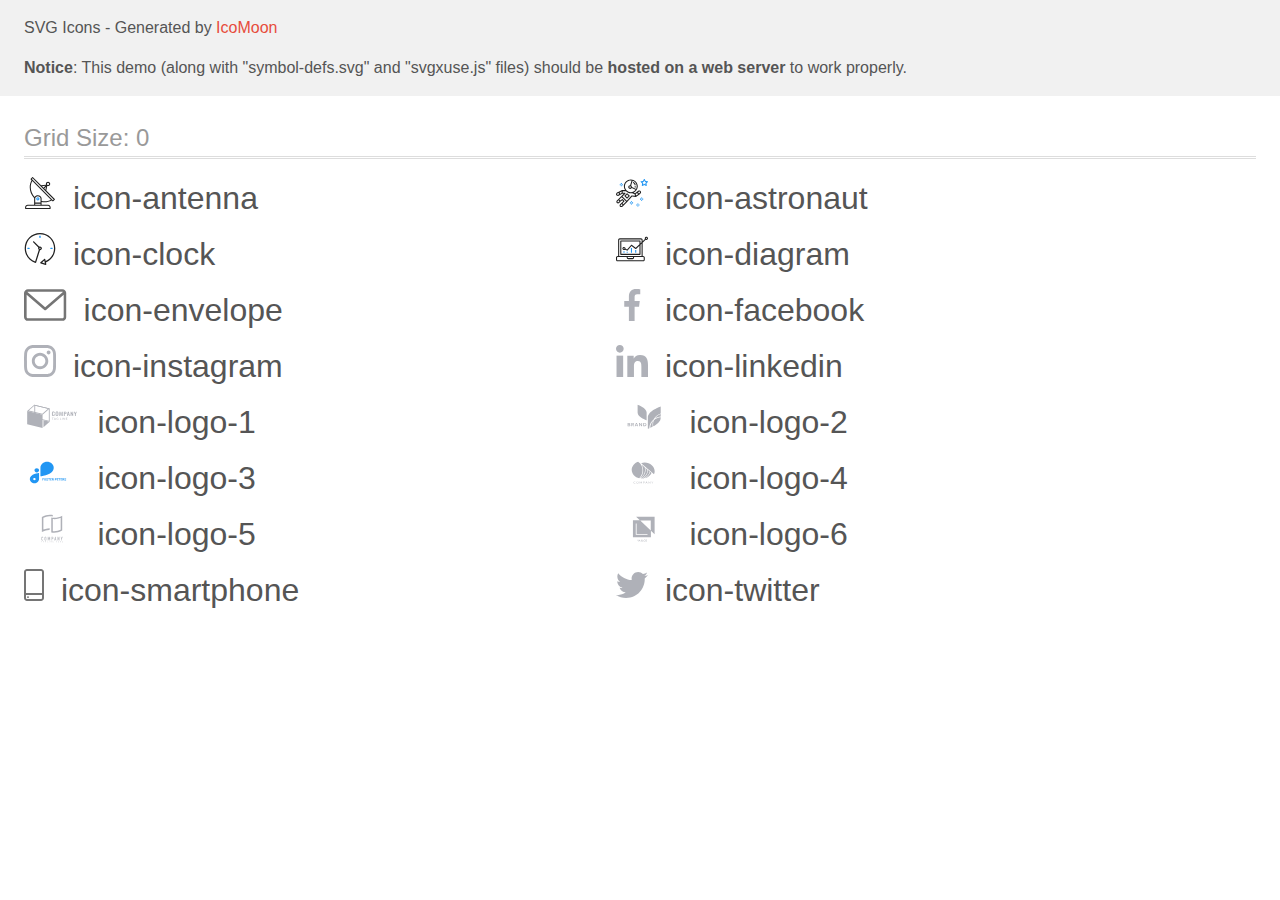
<file: images/icons/icomoom/demo-external-svg.html>
<!doctype html>
<html>
<head>
    <title>IcoMoon - SVG Icons</title>
    <meta charset="utf-8">
    <meta name="viewport" content="width=device-width, initial-scale=1">
    <link rel="stylesheet" href="demo-files/demo.css">
    <link rel="stylesheet" href="style.css">
</head>
<body>
<header class="bgc1 clearfix">
<div class="mhl">
    <p>SVG Icons - Generated by <a href="https://icomoon.io/app">IcoMoon</a></p><p><strong>Notice</strong>: This demo (along with "symbol-defs.svg" and "svgxuse.js" files) should be <b>hosted on a web server</b> to work properly.</p>
</div>
</header>
    <div class="clearfix mhl ptl">
        <h1 class="mvm mtn fgc1">Grid Size: 0</h1>
        <div class="glyph fs1">
            <div class="clearfix pbs">
                <svg class="icon icon-antenna"><use xlink:href="symbol-defs.svg#icon-antenna"></use></svg><span class="name"> icon-antenna</span>
            </div>
        </div>
        <div class="glyph fs1">
            <div class="clearfix pbs">
                <svg class="icon icon-astronaut"><use xlink:href="symbol-defs.svg#icon-astronaut"></use></svg><span class="name"> icon-astronaut</span>
            </div>
        </div>
        <div class="glyph fs1">
            <div class="clearfix pbs">
                <svg class="icon icon-clock"><use xlink:href="symbol-defs.svg#icon-clock"></use></svg><span class="name"> icon-clock</span>
            </div>
        </div>
        <div class="glyph fs1">
            <div class="clearfix pbs">
                <svg class="icon icon-diagram"><use xlink:href="symbol-defs.svg#icon-diagram"></use></svg><span class="name"> icon-diagram</span>
            </div>
        </div>
        <div class="glyph fs1">
            <div class="clearfix pbs">
                <svg class="icon icon-envelope"><use xlink:href="symbol-defs.svg#icon-envelope"></use></svg><span class="name"> icon-envelope</span>
            </div>
        </div>
        <div class="glyph fs1">
            <div class="clearfix pbs">
                <svg class="icon icon-facebook"><use xlink:href="symbol-defs.svg#icon-facebook"></use></svg><span class="name"> icon-facebook</span>
            </div>
        </div>
        <div class="glyph fs1">
            <div class="clearfix pbs">
                <svg class="icon icon-instagram"><use xlink:href="symbol-defs.svg#icon-instagram"></use></svg><span class="name"> icon-instagram</span>
            </div>
        </div>
        <div class="glyph fs1">
            <div class="clearfix pbs">
                <svg class="icon icon-linkedin"><use xlink:href="symbol-defs.svg#icon-linkedin"></use></svg><span class="name"> icon-linkedin</span>
            </div>
        </div>
        <div class="glyph fs1">
            <div class="clearfix pbs">
                <svg class="icon icon-logo-1"><use xlink:href="symbol-defs.svg#icon-logo-1"></use></svg><span class="name"> icon-logo-1</span>
            </div>
        </div>
        <div class="glyph fs1">
            <div class="clearfix pbs">
                <svg class="icon icon-logo-2"><use xlink:href="symbol-defs.svg#icon-logo-2"></use></svg><span class="name"> icon-logo-2</span>
            </div>
        </div>
        <div class="glyph fs1">
            <div class="clearfix pbs">
                <svg class="icon icon-logo-3"><use xlink:href="symbol-defs.svg#icon-logo-3"></use></svg><span class="name"> icon-logo-3</span>
            </div>
        </div>
        <div class="glyph fs1">
            <div class="clearfix pbs">
                <svg class="icon icon-logo-4"><use xlink:href="symbol-defs.svg#icon-logo-4"></use></svg><span class="name"> icon-logo-4</span>
            </div>
        </div>
        <div class="glyph fs1">
            <div class="clearfix pbs">
                <svg class="icon icon-logo-5"><use xlink:href="symbol-defs.svg#icon-logo-5"></use></svg><span class="name"> icon-logo-5</span>
            </div>
        </div>
        <div class="glyph fs1">
            <div class="clearfix pbs">
                <svg class="icon icon-logo-6"><use xlink:href="symbol-defs.svg#icon-logo-6"></use></svg><span class="name"> icon-logo-6</span>
            </div>
        </div>
        <div class="glyph fs1">
            <div class="clearfix pbs">
                <svg class="icon icon-smartphone"><use xlink:href="symbol-defs.svg#icon-smartphone"></use></svg><span class="name"> icon-smartphone</span>
            </div>
        </div>
        <div class="glyph fs1">
            <div class="clearfix pbs">
                <svg class="icon icon-twitter"><use xlink:href="symbol-defs.svg#icon-twitter"></use></svg><span class="name"> icon-twitter</span>
            </div>
        </div>
  </div>
<script defer src="svgxuse.js"></script>
</body>
</html>
</file>
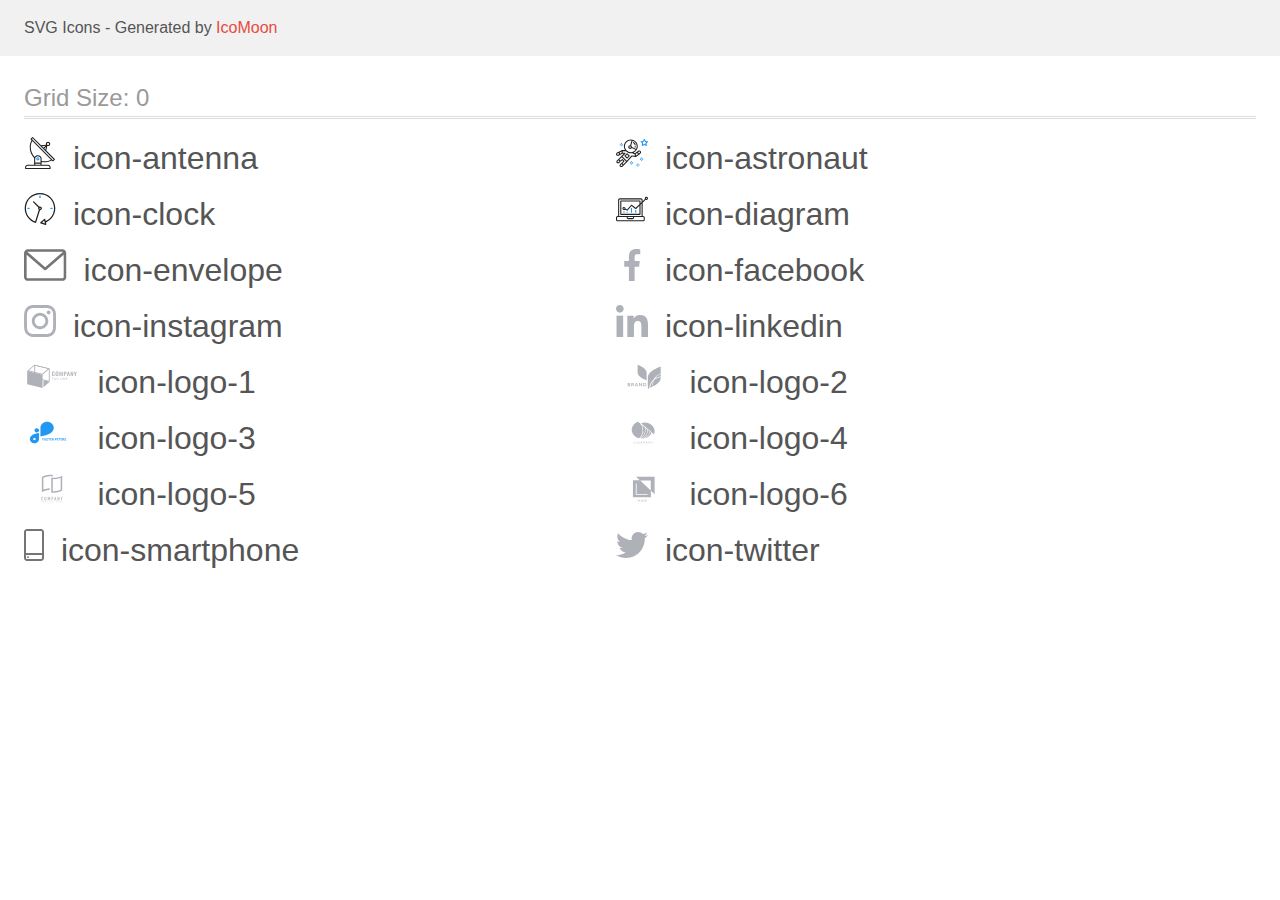
<file: images/icons/icomoom/demo.html>
<!doctype html>
<html>
<head>
    <title>IcoMoon - SVG Icons</title>
    <meta charset="utf-8">
    <meta name="viewport" content="width=device-width, initial-scale=1">
    <link rel="stylesheet" href="demo-files/demo.css">
    <link rel="stylesheet" href="style.css">
</head>
<body>
<svg aria-hidden="true" style="position: absolute; width: 0; height: 0; overflow: hidden;" version="1.1" xmlns="http://www.w3.org/2000/svg" xmlns:xlink="http://www.w3.org/1999/xlink">
<defs>
<symbol id="icon-antenna" viewBox="0 0 32 32">
<path fill="#212121" style="fill: var(--color1, #212121)" d="M30.773 22.098l-8.443-8.505 0.937-4.615c0.242 0.094 0.499 0.144 0.758 0.146h0.006c1.192 0.014 2.17-0.941 2.184-2.133s-0.941-2.17-2.133-2.184c-1.192-0.014-2.17 0.941-2.184 2.133-0.003 0.255 0.039 0.509 0.125 0.749l-4.96 0.605-8.091-8.133c-0.099-0.101-0.235-0.159-0.377-0.16-0.14 0.001-0.274 0.056-0.373 0.155l-1.513 1.504c-0.208 0.208-0.208 0.546 0 0.754l0.814 0.826c-3.153 5.798-2.129 12.978 2.519 17.663 0.043 0.041 0.092 0.074 0.146 0.098-0.034 0.18-0.051 0.364-0.052 0.547v6.187h-6.4c-1.472 0.002-2.665 1.195-2.667 2.667v1.067c0 0.295 0.239 0.533 0.533 0.533h24.533c0.295 0 0.533-0.239 0.533-0.533v-1.067c-0.002-1.472-1.195-2.665-2.667-2.667h-6.4v-2.742c1.003 0.21 2.024 0.317 3.049 0.32 2.458-0.003 4.877-0.615 7.040-1.783l0.818 0.823c0.099 0.101 0.235 0.159 0.377 0.16 0.14-0.001 0.274-0.056 0.373-0.155l1.513-1.504c0.208-0.208 0.208-0.546 0-0.754zM23.28 6.233c0.418-0.415 1.093-0.414 1.508 0.004s0.414 1.093-0.004 1.508c-0.2 0.199-0.47 0.31-0.752 0.31h-0.003c-0.589-0.003-1.064-0.483-1.061-1.072 0.002-0.282 0.115-0.552 0.314-0.751h-0.002zM22.024 9.738l-0.598 2.946-1.175-1.182 1.774-1.763zM21.419 8.836l-1.92 1.909-1.485-1.493 3.405-0.415zM24.004 28.8c0.884 0 1.6 0.716 1.6 1.6v0.533h-23.467v-0.533c0-0.884 0.716-1.6 1.6-1.6h20.267zM16.537 26.667v1.067h-5.333v-1.067h5.333zM11.204 25.6v-4.053c0-1.294 1.196-2.347 2.667-2.347s2.667 1.053 2.667 2.347v4.053h-5.333zM17.604 23.904v-2.357c0-1.882-1.675-3.413-3.733-3.413-1.331-0.020-2.576 0.657-3.281 1.786-4.058-4.274-4.971-10.645-2.279-15.887l18.602 18.708c-2.872 1.461-6.165 1.873-9.309 1.163zM28.893 23.22l-21.057-21.181 0.755-0.752 7.935 7.98c0.004 0 0.006 0.007 0.010 0.010l13.115 13.191-0.757 0.752z"></path>
<path fill="#2196f3" style="fill: var(--color2, #2196f3)" d="M13.876 20.267h-0.005c-0.884-0.001-1.601 0.714-1.602 1.598s0.714 1.601 1.598 1.602h0.005c0.884 0.001 1.601-0.714 1.602-1.598s-0.714-1.601-1.598-1.602zM14.249 22.245c-0.1 0.1-0.236 0.156-0.378 0.155-0.295-0.002-0.532-0.242-0.531-0.536 0.001-0.141 0.057-0.276 0.157-0.375s0.233-0.154 0.373-0.155c0.295 0.002 0.532 0.241 0.53 0.536-0.001 0.141-0.057 0.276-0.157 0.375h0.005z"></path>
</symbol>
<symbol id="icon-astronaut" viewBox="0 0 32 32">
<path fill="#2196f3" style="fill: var(--color2, #2196f3)" d="M31.974 4.524c-0.063-0.193-0.229-0.333-0.43-0.363l-1.91-0.278-0.855-1.731c-0.179-0.365-0.777-0.365-0.956 0l-0.855 1.731-1.91 0.278c-0.201 0.029-0.367 0.17-0.431 0.363-0.062 0.193-0.011 0.405 0.135 0.547l1.383 1.348-0.326 1.903c-0.034 0.2 0.048 0.402 0.212 0.522 0.166 0.121 0.382 0.135 0.562 0.040l1.709-0.899 1.709 0.899c0.078 0.041 0.164 0.061 0.249 0.061 0.11 0 0.221-0.034 0.314-0.102 0.164-0.119 0.246-0.322 0.212-0.522l-0.326-1.903 1.383-1.348c0.145-0.142 0.197-0.354 0.135-0.547zM29.511 5.851c-0.125 0.122-0.183 0.299-0.153 0.472l0.191 1.114-1-0.526c-0.078-0.041-0.163-0.061-0.249-0.061s-0.17 0.020-0.249 0.061l-1.001 0.526 0.191-1.114c0.030-0.173-0.028-0.349-0.153-0.472l-0.81-0.789 1.119-0.163c0.174-0.025 0.324-0.134 0.402-0.292l0.5-1.013 0.5 1.013c0.078 0.157 0.228 0.267 0.402 0.292l1.119 0.163-0.809 0.789z"></path>
<path fill="#2196f3" style="fill: var(--color2, #2196f3)" d="M26.134 20.522h-1.067v1.067h1.067v-1.067z"></path>
<path fill="#2196f3" style="fill: var(--color2, #2196f3)" d="M26.134 22.656h-1.067v1.067h1.067v-1.067z"></path>
<path fill="#2196f3" style="fill: var(--color2, #2196f3)" d="M27.2 21.589h-1.067v1.067h1.067v-1.067z"></path>
<path fill="#2196f3" style="fill: var(--color2, #2196f3)" d="M25.067 21.589h-1.067v1.067h1.067v-1.067z"></path>
<path fill="#2196f3" style="fill: var(--color2, #2196f3)" d="M22.4 26.389h-1.067v1.067h1.067v-1.067z"></path>
<path fill="#2196f3" style="fill: var(--color2, #2196f3)" d="M22.4 28.522h-1.067v1.067h1.067v-1.067z"></path>
<path fill="#2196f3" style="fill: var(--color2, #2196f3)" d="M23.467 27.456h-1.067v1.067h1.067v-1.067z"></path>
<path fill="#2196f3" style="fill: var(--color2, #2196f3)" d="M21.333 27.456h-1.067v1.067h1.067v-1.067z"></path>
<path fill="#2196f3" style="fill: var(--color2, #2196f3)" d="M16 24.256h-1.067v1.067h1.067v-1.067z"></path>
<path fill="#2196f3" style="fill: var(--color2, #2196f3)" d="M16 26.389h-1.067v1.067h1.067v-1.067z"></path>
<path fill="#2196f3" style="fill: var(--color2, #2196f3)" d="M17.067 25.322h-1.067v1.067h1.067v-1.067z"></path>
<path fill="#2196f3" style="fill: var(--color2, #2196f3)" d="M14.933 25.322h-1.067v1.067h1.067v-1.067z"></path>
<path fill="#2196f3" style="fill: var(--color2, #2196f3)" d="M5.867 6.122h-1.067v1.067h1.067v-1.067z"></path>
<path fill="#2196f3" style="fill: var(--color2, #2196f3)" d="M5.867 8.255h-1.067v1.067h1.067v-1.067z"></path>
<path fill="#2196f3" style="fill: var(--color2, #2196f3)" d="M6.933 7.189h-1.067v1.067h1.067v-1.067z"></path>
<path fill="#2196f3" style="fill: var(--color2, #2196f3)" d="M4.8 7.189h-1.067v1.067h1.067v-1.067z"></path>
<path fill="#212121" style="fill: var(--color1, #212121)" d="M24.715 14.159c-0.287-0.388-0.709-0.637-1.188-0.705-0.481-0.068-0.956 0.058-1.34 0.352l-1.252 0.96-1.898 1.417-1.358-0.541c2.421-1.086 4.114-3.508 4.114-6.32 0-3.823-3.123-6.933-6.961-6.933s-6.961 3.11-6.961 6.933c0 1.386 0.414 2.674 1.12 3.758l-2.764-0.024c-0.002 0-0.003 0-0.005 0-0.009 0-0.015 0.004-0.023 0.005-0.053 0.002-0.105 0.013-0.155 0.031-0.013 0.005-0.026 0.008-0.038 0.013-0.006 0.003-0.013 0.003-0.019 0.006l-3.233 1.596c-0.001 0-0.001 0-0.001 0.001l-1.893 0.911c-0.021 0.009-0.042 0.021-0.063 0.035-0.755 0.502-1.012 1.489-0.598 2.295 0.22 0.429 0.595 0.745 1.056 0.889 0.178 0.055 0.359 0.083 0.539 0.083 0.29 0 0.577-0.071 0.839-0.211l1.388-0.738 2.264-1.169 1.357-0.008-5.442 5.416c-0.001 0.001-0.001 0.001-0.002 0.001l-1.339 1.333c-0.316 0.315-0.49 0.732-0.49 1.178s0.174 0.863 0.49 1.179c0.325 0.323 0.752 0.485 1.179 0.485s0.854-0.162 1.18-0.485l1.314-1.309 1.741-1.3 0.901 0.897-1.762 1.754c-0 0.001-0.001 0.001-0.002 0.001l-1.339 1.333c-0.316 0.315-0.49 0.732-0.49 1.178s0.174 0.863 0.49 1.179c0.325 0.323 0.753 0.485 1.18 0.485s0.855-0.162 1.18-0.485l3.482-3.467c0.001-0.001 0.001-0.001 0.001-0.002l1.010-1-0.004-0.004c0.006-0.006 0.015-0.009 0.022-0.015l5.166-5.658 3.471 0.494c0.025 0.004 0.050 0.005 0.075 0.005 0.065 0 0.127-0.015 0.187-0.038 0.018-0.006 0.033-0.015 0.050-0.023 0.019-0.010 0.039-0.015 0.058-0.027l3.213-2.133c0.012-0.008 0.018-0.021 0.029-0.029 0.013-0.010 0.029-0.014 0.041-0.026l1.271-1.191c0.662-0.62 0.753-1.635 0.212-2.362zM2.13 17.77c-0.173 0.093-0.37 0.111-0.558 0.052-0.187-0.058-0.338-0.186-0.427-0.358-0.161-0.314-0.068-0.695 0.214-0.902l1.314-0.632 0.449 1.312-0.992 0.528zM5.628 15.942l-1.548 0.8-0.439-1.283 2.027-1.001-0.040 1.484zM20.727 9.322c0 0.918-0.219 1.785-0.599 2.559l-4.181-1.899c-0.044-0.573-0.341-1.075-0.788-1.388l1.464-4.86c2.378 0.756 4.105 2.974 4.105 5.588zM8.938 9.322c0-3.235 2.644-5.867 5.894-5.867 0.253 0 0.5 0.021 0.745 0.052l-1.432 4.754c-0.019-0.001-0.037-0.006-0.057-0.006-1.033 0-1.873 0.837-1.873 1.867s0.84 1.867 1.873 1.867c0.694 0 1.294-0.383 1.618-0.945l3.862 1.755c-1.075 1.446-2.795 2.39-4.737 2.39-3.25 0-5.894-2.632-5.894-5.867zM14.894 10.122c0 0.441-0.362 0.8-0.806 0.8s-0.806-0.359-0.806-0.8c0-0.441 0.362-0.8 0.806-0.8s0.806 0.359 0.806 0.8zM2.465 25.146c-0.236 0.234-0.619 0.234-0.854 0.001-0.114-0.114-0.176-0.263-0.176-0.423s0.062-0.309 0.176-0.421l0.962-0.958 0.851 0.848-0.959 0.955zM5.679 28.88c-0.236 0.234-0.619 0.235-0.855 0.001-0.114-0.114-0.176-0.263-0.176-0.423s0.062-0.309 0.176-0.421l0.963-0.959 0.852 0.848-0.96 0.955zM9.16 25.411c-0.001 0-0.001 0-0.002 0.001l-1.765 1.76-0.852-0.848 1.763-1.755c0 0 0 0 0-0s0.001-0.001 0.002-0.001c0.040-0.040 0.065-0.088 0.090-0.135 0.007-0.014 0.020-0.026 0.026-0.040 0.017-0.041 0.019-0.085 0.026-0.129 0.003-0.025 0.014-0.047 0.014-0.073 0-0.036-0.013-0.070-0.020-0.106-0.006-0.032-0.006-0.065-0.019-0.095-0.020-0.050-0.055-0.094-0.091-0.138-0.010-0.012-0.014-0.027-0.025-0.038 0 0 0 0-0.001 0s-0.001-0.002-0.001-0.002l-1.607-1.6c-0.017-0.017-0.039-0.024-0.058-0.038-0.028-0.022-0.055-0.042-0.087-0.058-0.030-0.015-0.061-0.024-0.093-0.033-0.034-0.010-0.067-0.017-0.103-0.020-0.033-0.002-0.063 0.001-0.095 0.005-0.036 0.004-0.069 0.009-0.104 0.020-0.034 0.011-0.063 0.027-0.094 0.045-0.020 0.011-0.042 0.015-0.061 0.029l-1.773 1.324-0.901-0.897 2.399-2.386 4.361 4.289-0.928 0.919zM15.979 18.394c-0.015-0.002-0.030 0.004-0.045 0.003-0.039-0.002-0.076 0.001-0.115 0.007-0.030 0.005-0.059 0.011-0.088 0.021-0.034 0.012-0.065 0.028-0.097 0.047-0.030 0.018-0.057 0.037-0.083 0.061-0.013 0.011-0.028 0.017-0.040 0.029l-4.698 5.146-4.328-4.257 2.833-2.818c0.209-0.208 0.21-0.546 0.002-0.755-0.105-0.105-0.243-0.157-0.381-0.156v-0.001l-2.219 0.013 0.028-1.607 3.104 0.027c1.265 1.294 3.029 2.101 4.981 2.101 0.437 0 0.864-0.045 1.279-0.123 0.040 0.032 0.079 0.065 0.13 0.085l2.41 0.96 0.331 1.644-3.003-0.427zM20.020 18.572l-0.313-1.558 1.446-1.080 0.947 1.257-2.080 1.381zM23.774 15.741l-0.838 0.785-0.931-1.236 0.831-0.637c0.155-0.119 0.351-0.168 0.543-0.143 0.193 0.027 0.364 0.128 0.48 0.284 0.217 0.292 0.18 0.699-0.085 0.947z"></path>
<path fill="#212121" style="fill: var(--color1, #212121)" d="M13.602 18.544l-2.143-2.133c-0.207-0.207-0.545-0.207-0.753 0l-2.142 2.133c-0.1 0.101-0.157 0.236-0.157 0.378s0.056 0.278 0.157 0.378l2.142 2.133c0.104 0.103 0.241 0.155 0.377 0.155s0.273-0.052 0.376-0.155l2.143-2.133c0.1-0.1 0.157-0.236 0.157-0.378s-0.057-0.278-0.157-0.378zM11.083 20.303l-1.387-1.381 1.387-1.381 1.387 1.381-1.387 1.381z"></path>
<path fill="#212121" style="fill: var(--color1, #212121)" d="M17.164 5.071l-0.258 1.036c0.071 0.018 1.738 0.452 1.738 2.149h1.067c-0-2.017-1.666-2.965-2.547-3.185z"></path>
<path fill="#212121" style="fill: var(--color1, #212121)" d="M19.711 9.322h-1.067v1.067h1.067v-1.067z"></path>
</symbol>
<symbol id="icon-clock" viewBox="0 0 32 32">
<path fill="#212121" style="fill: var(--color1, #212121)" d="M31.297 15.301c-0.002-8.452-6.855-15.303-15.308-15.301s-15.303 6.855-15.301 15.308c0.001 6.658 4.307 12.551 10.649 14.576 0.061 0.019 0.124 0.029 0.187 0.029 0.121-0 0.239-0.032 0.342-0.094 0.135-0.080 0.236-0.207 0.283-0.356l3.865-12.25c1.057-0.005 1.909-0.866 1.903-1.923s-0.866-1.909-1.923-1.903c-0.284 0.001-0.565 0.067-0.82 0.191l-5.106-5.107c-0.253-0.245-0.657-0.238-0.902 0.016-0.239 0.247-0.239 0.639 0 0.886l5.103 5.109c-0.392 0.799-0.168 1.764 0.536 2.309l-3.683 11.673c-7.278-2.681-11.004-10.754-8.323-18.032s10.754-11.004 18.032-8.323 11.004 10.754 8.323 18.032c-1.31 3.556-4.001 6.431-7.462 7.973l-0.398-1.874c-0.073-0.344-0.411-0.565-0.756-0.492-0.109 0.023-0.209 0.074-0.292 0.148l-3.837 3.426c-0.263 0.234-0.287 0.637-0.052 0.9 0.076 0.085 0.174 0.149 0.283 0.184l4.899 1.563c0.335 0.108 0.694-0.077 0.802-0.412 0.034-0.106 0.040-0.219 0.017-0.328l-0.391-1.839c5.664-2.388 9.342-7.942 9.329-14.089zM15.992 14.664c0.352 0 0.638 0.286 0.638 0.638s-0.286 0.638-0.638 0.638c-0.352 0-0.638-0.285-0.638-0.638s0.285-0.638 0.638-0.638zM18.093 29.528l2.184-1.948 0.603 2.84-2.787-0.892z"></path>
<path fill="#2196f3" style="fill: var(--color2, #2196f3)" d="M15.354 3.185v1.275c0 0.352 0.285 0.638 0.638 0.638s0.638-0.285 0.638-0.638v-1.275c0-0.352-0.286-0.638-0.638-0.638s-0.638 0.286-0.638 0.638z"></path>
<path fill="#2196f3" style="fill: var(--color2, #2196f3)" d="M3.876 14.664c-0.352 0-0.638 0.286-0.638 0.638s0.285 0.638 0.638 0.638h1.275c0.352 0 0.638-0.285 0.638-0.638s-0.285-0.638-0.638-0.638h-1.275z"></path>
<path fill="#2196f3" style="fill: var(--color2, #2196f3)" d="M28.108 15.939c0.352 0 0.638-0.285 0.638-0.638s-0.285-0.638-0.638-0.638h-1.275c-0.352 0-0.638 0.286-0.638 0.638s0.286 0.638 0.638 0.638h1.275z"></path>
</symbol>
<symbol id="icon-diagram" viewBox="0 0 32 32">
<path fill="#2196f3" style="fill: var(--color2, #2196f3)" d="M14.926 14.965h1.066v4.798h-1.066v-4.797z"></path>
<path fill="#2196f3" style="fill: var(--color2, #2196f3)" d="M19.19 17.097h1.066v2.665h-1.066v-2.665z"></path>
<path fill="#2196f3" style="fill: var(--color2, #2196f3)" d="M10.661 18.696h1.066v1.066h-1.066v-1.066z"></path>
<path fill="#2196f3" style="fill: var(--color2, #2196f3)" d="M7.463 18.163h1.066v1.599h-1.066v-1.599z"></path>
<path fill="#212121" style="fill: var(--color1, #212121)" d="M1.599 28.291h25.587c0.883 0 1.599-0.716 1.599-1.599v-2.132c0-0.883-0.716-1.599-1.599-1.599h-0.533v-13.293l3.028-2.868c0.703 0.346 1.553 0.136 2.013-0.499s0.396-1.508-0.152-2.068-1.42-0.644-2.065-0.198c-0.644 0.446-0.873 1.292-0.542 2.002l-2.281 2.163v-1.23c0-0.883-0.716-1.599-1.599-1.599h-21.322c-0.883 0-1.599 0.716-1.599 1.599v15.992h-0.533c-0.883 0-1.599 0.716-1.599 1.599v2.132c0 0.883 0.716 1.599 1.599 1.599zM30.384 4.837c0.294 0 0.533 0.239 0.533 0.533s-0.239 0.533-0.533 0.533c-0.294 0-0.533-0.239-0.533-0.533s0.239-0.533 0.533-0.533zM3.198 6.969c0-0.294 0.239-0.533 0.533-0.533h21.322c0.294 0 0.533 0.239 0.533 0.533v2.239l-1.066 1.013v-2.186c0-0.294-0.239-0.533-0.533-0.533h-19.19c-0.294 0-0.533 0.239-0.533 0.533v13.326c0 0.294 0.239 0.533 0.533 0.533h19.19c0.294 0 0.533-0.239 0.533-0.533v-9.674l1.066-1.010v12.284h-22.388v-15.992zM7.996 13.899c-0.721-0.002-1.354 0.478-1.546 1.174s0.105 1.433 0.725 1.801c0.62 0.368 1.41 0.276 1.928-0.226l1.853 0.93c0.215 0.108 0.476 0.057 0.636-0.123l3.939-4.431 3.872 2.901c0.208 0.156 0.498 0.139 0.686-0.039l3.365-3.188v8.131h-18.124v-12.26h18.124v2.66l-3.771 3.572-3.904-2.927c-0.222-0.166-0.534-0.135-0.718 0.072l-3.993 4.493-1.493-0.746c0.011-0.064 0.018-0.129 0.020-0.193 0-0.883-0.716-1.599-1.599-1.599zM8.529 15.498c0 0.294-0.239 0.533-0.533 0.533s-0.533-0.239-0.533-0.533c0-0.294 0.239-0.533 0.533-0.533s0.533 0.239 0.533 0.533zM11.727 24.027h5.331v0.533c0 0.294-0.239 0.533-0.533 0.533h-4.264c-0.294 0-0.533-0.239-0.533-0.533v-0.533zM1.066 24.56c0-0.294 0.239-0.533 0.533-0.533h9.062v0.533c0 0.883 0.716 1.599 1.599 1.599h4.264c0.883 0 1.599-0.716 1.599-1.599v-0.533h9.062c0.294 0 0.533 0.239 0.533 0.533v2.132c0 0.294-0.239 0.533-0.533 0.533h-25.587c-0.294 0-0.533-0.239-0.533-0.533v-2.132z"></path>
</symbol>
<symbol id="icon-envelope" viewBox="0 0 43 32">
<path fill="#757575" style="fill: var(--color3, #757575)" d="M38.667 0h-34.667c-2.206 0-4 1.794-4 4v24c0 2.206 1.794 4 4 4h34.667c2.206 0 4-1.794 4-4v-24c0-2.206-1.794-4-4-4zM38.667 2.667c0.181 0 0.353 0.038 0.511 0.103l-17.844 15.466-17.844-15.466c0.158-0.066 0.33-0.103 0.511-0.103h34.667zM38.667 29.333h-34.667c-0.736 0-1.333-0.598-1.333-1.333v-22.413l17.793 15.421c0.251 0.217 0.563 0.326 0.874 0.326s0.622-0.108 0.874-0.326l17.793-15.421v22.413c0 0.736-0.598 1.333-1.333 1.333z"></path>
</symbol>
<symbol id="icon-facebook" viewBox="0 0 32 32">
<path fill="#afb1b8" style="fill: var(--color4, #afb1b8)" d="M21.329 5.313h2.921v-5.088c-0.504-0.069-2.237-0.225-4.256-0.225-4.212 0-7.097 2.649-7.097 7.519v4.481h-4.648v5.688h4.648v14.312h5.699v-14.311h4.46l0.708-5.688h-5.169v-3.919c0.001-1.644 0.444-2.769 2.735-2.769z"></path>
</symbol>
<symbol id="icon-instagram" viewBox="0 0 32 32">
<path fill="#afb1b8" style="fill: var(--color4, #afb1b8)" d="M31.969 9.408c-0.075-1.7-0.35-2.869-0.744-3.882-0.406-1.075-1.032-2.038-1.851-2.838-0.8-0.813-1.769-1.444-2.832-1.844-1.019-0.394-2.182-0.669-3.882-0.744-1.713-0.081-2.257-0.1-6.601-0.1s-4.888 0.019-6.595 0.094c-1.7 0.075-2.869 0.35-3.882 0.744-1.075 0.406-2.038 1.031-2.838 1.85-0.813 0.8-1.444 1.769-1.844 2.832-0.394 1.019-0.669 2.182-0.744 3.882-0.081 1.713-0.1 2.257-0.1 6.601s0.019 4.888 0.094 6.595c0.075 1.7 0.35 2.869 0.744 3.882 0.406 1.075 1.038 2.038 1.85 2.838 0.8 0.813 1.769 1.444 2.832 1.844 1.019 0.394 2.182 0.669 3.882 0.744 1.706 0.075 2.25 0.094 6.595 0.094s4.888-0.019 6.595-0.094c1.7-0.075 2.869-0.35 3.882-0.744 2.151-0.832 3.851-2.532 4.682-4.682 0.394-1.019 0.669-2.182 0.744-3.882 0.075-1.707 0.094-2.251 0.094-6.595s-0.006-4.888-0.081-6.595zM29.087 22.473c-0.069 1.563-0.331 2.407-0.55 2.969-0.538 1.394-1.644 2.5-3.038 3.038-0.563 0.219-1.413 0.481-2.969 0.55-1.688 0.075-2.194 0.094-6.464 0.094s-4.782-0.019-6.464-0.094c-1.563-0.069-2.407-0.331-2.969-0.55-0.694-0.256-1.325-0.663-1.838-1.194-0.531-0.519-0.938-1.144-1.194-1.838-0.219-0.563-0.481-1.413-0.55-2.969-0.075-1.688-0.094-2.194-0.094-6.464s0.019-4.782 0.094-6.464c0.069-1.563 0.331-2.407 0.55-2.969 0.256-0.694 0.663-1.325 1.2-1.838 0.519-0.531 1.144-0.938 1.838-1.194 0.563-0.219 1.413-0.481 2.969-0.55 1.688-0.075 2.194-0.094 6.464-0.094 4.276 0 4.782 0.019 6.464 0.094 1.563 0.069 2.407 0.331 2.969 0.55 0.694 0.256 1.325 0.662 1.838 1.194 0.531 0.519 0.938 1.144 1.194 1.838 0.219 0.563 0.481 1.413 0.55 2.969 0.075 1.688 0.094 2.194 0.094 6.464s-0.019 4.77-0.094 6.458z"></path>
<path fill="#afb1b8" style="fill: var(--color4, #afb1b8)" d="M16.059 7.783c-4.538 0-8.22 3.682-8.22 8.22s3.682 8.22 8.22 8.22c4.539 0 8.22-3.682 8.22-8.22s-3.682-8.22-8.22-8.22zM16.059 21.335c-2.944 0-5.332-2.388-5.332-5.332s2.388-5.332 5.332-5.332c2.944 0 5.332 2.388 5.332 5.332s-2.388 5.332-5.332 5.332z"></path>
<path fill="#afb1b8" style="fill: var(--color4, #afb1b8)" d="M26.524 7.458c0 1.060-0.859 1.919-1.919 1.919s-1.919-0.859-1.919-1.919c0-1.060 0.859-1.919 1.919-1.919s1.919 0.859 1.919 1.919z"></path>
</symbol>
<symbol id="icon-linkedin" viewBox="0 0 32 32">
<path fill="#afb1b8" style="fill: var(--color4, #afb1b8)" d="M31.992 32v-0.001h0.008v-11.736c0-5.741-1.236-10.164-7.948-10.164-3.227 0-5.392 1.771-6.276 3.449h-0.093v-2.913h-6.364v21.364h6.627v-10.579c0-2.785 0.528-5.479 3.977-5.479 3.399 0 3.449 3.179 3.449 5.657v10.401h6.62z"></path>
<path fill="#afb1b8" style="fill: var(--color4, #afb1b8)" d="M0.528 10.636h6.635v21.364h-6.635v-21.364z"></path>
<path fill="#afb1b8" style="fill: var(--color4, #afb1b8)" d="M3.843 0c-2.121 0-3.843 1.721-3.843 3.843s1.721 3.879 3.843 3.879c2.121 0 3.843-1.757 3.843-3.879-0.001-2.121-1.723-3.843-3.843-3.843v0z"></path>
</symbol>
<symbol id="icon-logo-1" viewBox="0 0 57 32">
<path fill="#afb1b8" style="fill: var(--color4, #afb1b8)" d="M28.493 14.618c-0.236-0.315-0.349-0.686-0.323-1.061v-1.538c0-0.471 0.107-0.83 0.321-1.075s0.581-0.367 1.102-0.366c0.489 0 0.836 0.104 1.042 0.313 0.224 0.266 0.333 0.592 0.308 0.92v0.361h-0.875v-0.366c0.003-0.12-0.005-0.24-0.025-0.358-0.013-0.081-0.057-0.156-0.125-0.213-0.090-0.061-0.203-0.091-0.317-0.083-0.12-0.008-0.239 0.024-0.333 0.088-0.076 0.063-0.127 0.145-0.145 0.235-0.025 0.126-0.037 0.253-0.034 0.38v1.866c-0.014 0.18 0.025 0.36 0.112 0.524 0.044 0.055 0.104 0.099 0.175 0.127s0.149 0.038 0.226 0.029c0.112 0.008 0.223-0.022 0.31-0.084 0.071-0.061 0.117-0.141 0.13-0.227 0.020-0.124 0.030-0.249 0.027-0.374v-0.379h0.875v0.346c0.025 0.342-0.082 0.682-0.303 0.967-0.201 0.228-0.544 0.343-1.047 0.343s-0.884-0.122-1.1-0.375z"></path>
<path fill="#afb1b8" style="fill: var(--color4, #afb1b8)" d="M32.137 14.633c-0.221-0.239-0.332-0.588-0.332-1.050v-1.617c0-0.457 0.11-0.802 0.332-1.037s0.591-0.351 1.109-0.35c0.515 0 0.882 0.117 1.103 0.35 0.221 0.235 0.333 0.58 0.333 1.037v1.617c0 0.457-0.112 0.807-0.337 1.048s-0.591 0.361-1.1 0.361c-0.509 0-0.886-0.122-1.109-0.36zM33.654 14.245c0.079-0.15 0.115-0.314 0.105-0.479v-1.98c0.010-0.161-0.025-0.322-0.103-0.469-0.044-0.057-0.106-0.101-0.179-0.129s-0.152-0.037-0.231-0.027c-0.079-0.009-0.159 0-0.231 0.028s-0.135 0.072-0.18 0.129c-0.080 0.146-0.116 0.308-0.105 0.469v1.99c-0.011 0.165 0.025 0.329 0.105 0.479 0.051 0.050 0.114 0.091 0.185 0.119s0.147 0.042 0.225 0.042c0.078 0 0.154-0.014 0.225-0.042s0.134-0.068 0.185-0.119v-0.009z"></path>
<path fill="#afb1b8" style="fill: var(--color4, #afb1b8)" d="M35.735 10.626h0.942l0.708 2.984 0.725-2.984h0.917l0.092 4.308h-0.678l-0.072-2.994-0.699 2.994h-0.544l-0.725-3.005-0.067 3.005h-0.685l0.085-4.308z"></path>
<path fill="#afb1b8" style="fill: var(--color4, #afb1b8)" d="M40.176 10.626h1.468c0.846 0 1.268 0.408 1.268 1.223 0 0.781-0.445 1.171-1.335 1.17h-0.5v1.915h-0.906l0.005-4.308zM41.43 12.467c0.090 0.010 0.18 0.003 0.266-0.021s0.165-0.063 0.232-0.115c0.104-0.146 0.15-0.316 0.13-0.486 0.005-0.131-0.010-0.263-0.044-0.391-0.013-0.043-0.036-0.083-0.067-0.118s-0.070-0.065-0.114-0.087c-0.126-0.052-0.265-0.076-0.404-0.069h-0.352v1.287h0.352z"></path>
<path fill="#afb1b8" style="fill: var(--color4, #afb1b8)" d="M44.218 10.626h0.973l0.998 4.308h-0.844l-0.197-0.993h-0.868l-0.203 0.993h-0.857l0.998-4.308zM45.050 13.441l-0.339-1.808-0.339 1.808h0.678z"></path>
<path fill="#afb1b8" style="fill: var(--color4, #afb1b8)" d="M46.996 10.626h0.634l1.214 2.457v-2.457h0.752v4.308h-0.603l-1.221-2.565v2.565h-0.777l0.002-4.308z"></path>
<path fill="#afb1b8" style="fill: var(--color4, #afb1b8)" d="M51.357 13.291l-1.009-2.659h0.85l0.616 1.708 0.578-1.708h0.832l-0.997 2.659v1.642h-0.87v-1.642z"></path>
<path fill="#afb1b8" style="fill: var(--color4, #afb1b8)" d="M29.892 16.817v0.225h-0.739v1.75h-0.31v-1.75h-0.743v-0.225h1.792z"></path>
<path fill="#afb1b8" style="fill: var(--color4, #afb1b8)" d="M32.209 18.793h-0.239c-0.024 0.001-0.048-0.005-0.067-0.019-0.018-0.011-0.032-0.027-0.040-0.045l-0.214-0.469h-1.026l-0.214 0.469c-0.006 0.020-0.017 0.038-0.033 0.053-0.019 0.013-0.043 0.020-0.067 0.019h-0.239l0.906-1.976h0.315l0.917 1.968zM30.709 18.059h0.855l-0.362-0.804c-0.027-0.061-0.049-0.123-0.067-0.186-0.013 0.038-0.024 0.073-0.034 0.105l-0.033 0.083-0.359 0.802z"></path>
<path fill="#afb1b8" style="fill: var(--color4, #afb1b8)" d="M33.771 18.599c0.057 0.003 0.114 0.003 0.17 0 0.049-0.004 0.097-0.012 0.145-0.023 0.044-0.009 0.088-0.021 0.13-0.036 0.040-0.014 0.080-0.031 0.121-0.048v-0.444h-0.362c-0.009 0-0.018-0.001-0.026-0.003s-0.016-0.007-0.023-0.012c-0.006-0.004-0.011-0.010-0.014-0.016s-0.005-0.013-0.004-0.020v-0.152h0.703v0.757c-0.057 0.035-0.118 0.067-0.181 0.094-0.065 0.028-0.132 0.050-0.201 0.067-0.074 0.019-0.15 0.032-0.227 0.041-0.088 0.008-0.176 0.013-0.264 0.012-0.156 0.001-0.311-0.024-0.457-0.073-0.136-0.047-0.259-0.117-0.362-0.206-0.101-0.090-0.18-0.196-0.234-0.313-0.057-0.131-0.085-0.27-0.083-0.41-0.002-0.141 0.026-0.281 0.082-0.413 0.052-0.117 0.132-0.224 0.234-0.313 0.103-0.089 0.227-0.159 0.362-0.205 0.155-0.050 0.32-0.075 0.486-0.074 0.084-0 0.169 0.006 0.252 0.017 0.074 0.010 0.146 0.027 0.216 0.050 0.063 0.021 0.124 0.047 0.181 0.078 0.056 0.031 0.108 0.065 0.158 0.103l-0.087 0.122c-0.007 0.011-0.017 0.021-0.029 0.027s-0.027 0.010-0.041 0.010c-0.020-0.001-0.040-0.006-0.056-0.016-0.027-0.013-0.056-0.028-0.089-0.047-0.038-0.021-0.079-0.039-0.121-0.053-0.054-0.019-0.11-0.033-0.167-0.044-0.076-0.012-0.153-0.018-0.23-0.017-0.12-0.001-0.238 0.017-0.35 0.055-0.101 0.035-0.192 0.088-0.266 0.156-0.075 0.071-0.132 0.155-0.169 0.246-0.081 0.214-0.081 0.445 0 0.659 0.040 0.093 0.101 0.178 0.181 0.249 0.074 0.068 0.164 0.121 0.265 0.156 0.115 0.034 0.237 0.047 0.359 0.039z"></path>
<path fill="#afb1b8" style="fill: var(--color4, #afb1b8)" d="M36.659 18.567h0.989v0.225h-1.292v-1.976h0.31l-0.007 1.75z"></path>
<path fill="#afb1b8" style="fill: var(--color4, #afb1b8)" d="M38.678 18.792h-0.31v-1.976h0.31v1.976z"></path>
<path fill="#afb1b8" style="fill: var(--color4, #afb1b8)" d="M39.83 16.826c0.018 0.009 0.034 0.021 0.047 0.036l1.324 1.489c-0.002-0.023-0.002-0.047 0-0.070 0-0.022 0-0.044 0-0.064v-1.408h0.27v1.984h-0.156c-0.023 0.002-0.046-0.002-0.067-0.011-0.019-0.010-0.035-0.023-0.049-0.038l-1.323-1.488c0 0.023 0 0.045 0 0.067s0 0.042 0 0.061v1.408h-0.259v-1.976h0.161c0.017 0 0.035 0.003 0.051 0.009z"></path>
<path fill="#afb1b8" style="fill: var(--color4, #afb1b8)" d="M43.753 16.817v0.217h-1.098v0.652h0.89v0.21h-0.89v0.674h1.098v0.217h-1.417v-1.971h1.417z"></path>
<path fill="#afb1b8" style="fill: var(--color4, #afb1b8)" d="M11.286 4.616l13.757 3.372v11.818l-13.757-3.371v-11.819zM10.404 3.609v13.401l15.52 3.806v-13.399l-15.52-3.807z"></path>
<path fill="#afb1b8" style="fill: var(--color4, #afb1b8)" d="M18.722 27.036l-15.522-3.809v-13.399l15.522 3.807v13.401z"></path>
<path fill="#afb1b8" style="fill: var(--color4, #afb1b8)" d="M10.661 4.465l13.578 3.33-5.774 4.987-13.58-3.332 5.776-4.985zM10.404 3.609l-7.204 6.219 15.522 3.807 7.202-6.219-15.52-3.807z"></path>
<path fill="#afb1b8" style="fill: var(--color4, #afb1b8)" d="M19.595 26.282l6.329-5.465-6.329-1.553v7.018z"></path>
</symbol>
<symbol id="icon-logo-2" viewBox="0 0 57 32">
<path fill="#afb1b8" style="fill: var(--color4, #afb1b8)" d="M14.27 23.859c0.13 0.147 0.199 0.332 0.196 0.521 0.007 0.123-0.017 0.247-0.070 0.361s-0.132 0.216-0.233 0.297c-0.252 0.175-0.565 0.26-0.881 0.24h-1.549v-3.302h1.517c0.299-0.018 0.596 0.059 0.84 0.219 0.098 0.075 0.176 0.17 0.227 0.277s0.074 0.224 0.068 0.341c0.009 0.182-0.054 0.361-0.176 0.505-0.118 0.131-0.28 0.222-0.462 0.258 0.205 0.034 0.391 0.134 0.523 0.282zM12.454 23.36h0.648c0.147 0.010 0.294-0.029 0.412-0.11 0.049-0.040 0.087-0.090 0.111-0.146s0.034-0.116 0.028-0.176c0.005-0.060-0.005-0.12-0.029-0.175s-0.061-0.106-0.108-0.147c-0.122-0.083-0.273-0.123-0.425-0.111h-0.638v0.866zM13.578 24.627c0.052-0.041 0.093-0.093 0.12-0.151s0.038-0.121 0.034-0.184c0.004-0.064-0.008-0.127-0.035-0.186s-0.069-0.111-0.121-0.153c-0.127-0.086-0.283-0.128-0.44-0.119h-0.68v0.908h0.689c0.155 0.008 0.309-0.032 0.435-0.114z"></path>
<path fill="#afb1b8" style="fill: var(--color4, #afb1b8)" d="M17.371 25.278l-0.844-1.291h-0.317v1.291h-0.726v-3.302h1.374c0.346-0.022 0.689 0.078 0.957 0.281 0.192 0.179 0.308 0.415 0.327 0.666s-0.061 0.499-0.224 0.7c-0.17 0.178-0.401 0.296-0.655 0.336l0.898 1.32h-0.789zM16.21 23.538h0.594c0.412 0 0.618-0.167 0.618-0.5 0.004-0.068-0.007-0.136-0.033-0.2s-0.066-0.122-0.118-0.171c-0.13-0.099-0.298-0.147-0.467-0.134h-0.601l0.007 1.005z"></path>
<path fill="#afb1b8" style="fill: var(--color4, #afb1b8)" d="M21.339 24.614h-1.446l-0.255 0.665h-0.761l1.328-3.265h0.823l1.323 3.265h-0.761l-0.25-0.665zM21.145 24.114l-0.529-1.394-0.529 1.394h1.057z"></path>
<path fill="#afb1b8" style="fill: var(--color4, #afb1b8)" d="M26.305 25.278h-0.721l-1.616-2.245v2.245h-0.719v-3.302h0.719l1.616 2.258v-2.258h0.721v3.302z"></path>
<path fill="#afb1b8" style="fill: var(--color4, #afb1b8)" d="M30.417 24.488c-0.149 0.249-0.376 0.452-0.652 0.582-0.314 0.145-0.662 0.217-1.013 0.208h-1.283v-3.302h1.283c0.351-0.008 0.698 0.061 1.013 0.203 0.276 0.127 0.503 0.328 0.652 0.576 0.148 0.269 0.226 0.565 0.226 0.866s-0.077 0.598-0.226 0.866zM29.593 24.409c0.206-0.219 0.319-0.499 0.319-0.788s-0.113-0.569-0.319-0.788c-0.249-0.199-0.573-0.3-0.902-0.281h-0.5v2.137h0.5c0.329 0.019 0.654-0.082 0.902-0.281z"></path>
<path fill="#afb1b8" style="fill: var(--color4, #afb1b8)" d="M21.79 3.609c0 0 9.301 3.215 9.103 7.867v7.869c0 0-9.294-3.217-9.1-7.869l-0.004-7.867z"></path>
<path fill="#afb1b8" style="fill: var(--color4, #afb1b8)" d="M39.179 17.503c1.757-1.107 3.788-1.792 5.909-1.994v-2.463c-2.444 0.862-4.517 2.426-5.909 4.457z"></path>
<path fill="#afb1b8" style="fill: var(--color4, #afb1b8)" d="M38.124 18.245c1.438-2.651 3.93-4.696 6.964-5.715v-7.098c0 0-13.245 4.58-12.965 11.205v11.203c0 0 0.59-0.205 1.519-0.589 0-0.358 0-0.719 0.042-1.082 0.274-3.076 1.871-5.926 4.44-7.924z"></path>
<path fill="#afb1b8" style="fill: var(--color4, #afb1b8)" d="M36.864 22.407c0.070-0.777 0.225-1.546 0.463-2.294-1.599 1.725-2.568 3.866-2.77 6.122-0.019 0.213-0.030 0.426-0.035 0.645 0.752-0.331 1.628-0.744 2.548-1.229-0.235-1.067-0.304-2.159-0.206-3.244z"></path>
<path fill="#afb1b8" style="fill: var(--color4, #afb1b8)" d="M37.391 22.447c-0.088 0.982-0.033 1.969 0.164 2.938 3.619-1.983 7.685-5.046 7.528-8.748v-0.323c-2.585 0.265-5.004 1.3-6.885 2.946-0.44 1.020-0.712 2.094-0.807 3.188z"></path>
</symbol>
<symbol id="icon-logo-3" viewBox="0 0 57 32">
<path fill="#2196f3" style="fill: var(--color2, #2196f3)" d="M12.878 11.255h-0.002c-1.279 0-2.316 0.921-2.316 2.058v0.001c0 1.137 1.037 2.058 2.316 2.058h0.002c1.279 0 2.316-0.921 2.316-2.058v-0.001c0-1.137-1.037-2.058-2.316-2.058z"></path>
<path fill="#2196f3" style="fill: var(--color2, #2196f3)" d="M29.971 10.597c-0.004-1.579-0.711-3.092-1.967-4.208s-2.958-1.745-4.735-1.749v0c-1.777 0.003-3.48 0.631-4.737 1.748s-1.964 2.63-1.968 4.209v8.706c0 0 13.405-1.327 13.406-8.704v-0.001z"></path>
<path fill="#2196f3" style="fill: var(--color2, #2196f3)" d="M5.867 22.16c0.003 1.098 0.496 2.151 1.369 2.928s2.058 1.215 3.294 1.218c1.236-0.003 2.42-0.441 3.294-1.218s1.366-1.829 1.37-2.927v-6.057c0 0-9.327 0.924-9.327 6.056zM10.53 23.245c-0.242 0-0.478-0.064-0.678-0.183s-0.357-0.289-0.45-0.487c-0.092-0.198-0.117-0.417-0.069-0.627s0.163-0.404 0.334-0.556c0.171-0.152 0.388-0.255 0.625-0.297s0.482-0.020 0.706 0.062c0.223 0.082 0.414 0.221 0.548 0.4s0.206 0.388 0.206 0.603c0.001 0.143-0.031 0.284-0.092 0.417s-0.151 0.252-0.264 0.353c-0.114 0.101-0.248 0.182-0.397 0.236s-0.308 0.083-0.468 0.083v-0.004z"></path>
<path fill="#2196f3" style="fill: var(--color2, #2196f3)" d="M19.956 22.647h-0.9v0.93h-0.469v-2.275h1.481v0.38h-1.012v0.588h0.9v0.378zM22.209 22.491c0 0.224-0.040 0.42-0.119 0.589s-0.193 0.299-0.341 0.391c-0.147 0.092-0.316 0.137-0.506 0.137-0.189 0-0.357-0.045-0.505-0.136s-0.262-0.22-0.344-0.387c-0.081-0.169-0.122-0.363-0.123-0.581v-0.112c0-0.224 0.040-0.421 0.12-0.591 0.081-0.171 0.195-0.302 0.342-0.392 0.148-0.092 0.317-0.137 0.506-0.137s0.358 0.046 0.505 0.137c0.148 0.091 0.262 0.221 0.342 0.392 0.081 0.17 0.122 0.366 0.122 0.589v0.102zM21.734 22.388c0-0.238-0.043-0.42-0.128-0.544s-0.207-0.186-0.366-0.186c-0.157 0-0.279 0.061-0.364 0.184-0.085 0.122-0.129 0.301-0.13 0.538v0.111c0 0.232 0.043 0.412 0.128 0.541s0.208 0.192 0.369 0.192c0.157 0 0.278-0.061 0.363-0.184 0.084-0.124 0.127-0.304 0.128-0.541v-0.111zM23.73 22.98c0-0.089-0.031-0.156-0.094-0.203-0.063-0.048-0.175-0.098-0.337-0.15-0.163-0.053-0.291-0.105-0.386-0.156-0.258-0.14-0.387-0.328-0.387-0.564 0-0.123 0.034-0.232 0.103-0.328 0.070-0.097 0.169-0.172 0.298-0.227 0.13-0.054 0.276-0.081 0.438-0.081 0.163 0 0.307 0.030 0.434 0.089 0.127 0.058 0.226 0.141 0.295 0.248s0.106 0.229 0.106 0.366h-0.469c0-0.104-0.033-0.185-0.098-0.242s-0.158-0.087-0.277-0.087c-0.115 0-0.204 0.024-0.267 0.073-0.064 0.048-0.095 0.111-0.095 0.191 0 0.074 0.037 0.136 0.111 0.186 0.075 0.050 0.185 0.097 0.33 0.141 0.267 0.080 0.461 0.18 0.583 0.298s0.183 0.267 0.183 0.444c0 0.197-0.075 0.352-0.223 0.464-0.149 0.111-0.349 0.167-0.602 0.167-0.175 0-0.334-0.032-0.478-0.095-0.144-0.065-0.254-0.153-0.33-0.264s-0.113-0.241-0.113-0.388h0.47c0 0.251 0.15 0.377 0.45 0.377 0.111 0 0.198-0.022 0.261-0.067 0.063-0.046 0.094-0.109 0.094-0.191zM26.231 21.682h-0.697v1.895h-0.469v-1.895h-0.687v-0.38h1.853v0.38zM27.869 22.591h-0.9v0.609h1.056v0.377h-1.525v-2.275h1.522v0.38h-1.053v0.542h0.9v0.367zM29.142 22.744h-0.373v0.833h-0.469v-2.275h0.845c0.269 0 0.476 0.060 0.622 0.18s0.219 0.289 0.219 0.508c0 0.155-0.034 0.285-0.102 0.389-0.067 0.103-0.168 0.185-0.305 0.247l0.492 0.93v0.022h-0.503l-0.427-0.833zM28.769 22.365h0.378c0.118 0 0.209-0.030 0.273-0.089 0.065-0.060 0.097-0.143 0.097-0.248 0-0.107-0.031-0.192-0.092-0.253-0.060-0.061-0.154-0.092-0.28-0.092h-0.377v0.683zM31.609 22.775v0.802h-0.469v-2.275h0.887c0.171 0 0.321 0.031 0.45 0.094s0.23 0.152 0.3 0.267c0.070 0.115 0.105 0.245 0.105 0.392 0 0.223-0.077 0.399-0.23 0.528-0.152 0.128-0.363 0.192-0.633 0.192h-0.411zM31.609 22.396h0.419c0.124 0 0.218-0.029 0.283-0.088 0.066-0.058 0.098-0.142 0.098-0.25 0-0.111-0.033-0.202-0.098-0.27s-0.156-0.104-0.272-0.106h-0.43v0.714zM34.575 22.591h-0.9v0.609h1.056v0.377h-1.525v-2.275h1.522v0.38h-1.053v0.542h0.9v0.367zM36.75 21.682h-0.697v1.895h-0.469v-1.895h-0.688v-0.38h1.853v0.38zM38.387 22.591h-0.9v0.609h1.056v0.377h-1.525v-2.275h1.522v0.38h-1.053v0.542h0.9v0.367zM39.661 22.744h-0.373v0.833h-0.469v-2.275h0.845c0.269 0 0.476 0.060 0.622 0.18s0.219 0.289 0.219 0.508c0 0.155-0.034 0.285-0.102 0.389-0.067 0.103-0.168 0.185-0.305 0.247l0.492 0.93v0.022h-0.503l-0.427-0.833zM39.287 22.365h0.378c0.118 0 0.209-0.030 0.273-0.089 0.065-0.060 0.097-0.143 0.097-0.248 0-0.107-0.031-0.192-0.092-0.253-0.060-0.061-0.154-0.092-0.28-0.092h-0.377v0.683zM42.042 22.98c0-0.089-0.031-0.156-0.094-0.203-0.063-0.048-0.175-0.098-0.337-0.15-0.163-0.053-0.291-0.105-0.386-0.156-0.258-0.14-0.388-0.328-0.388-0.564 0-0.123 0.034-0.232 0.103-0.328 0.070-0.097 0.169-0.172 0.298-0.227 0.13-0.054 0.276-0.081 0.438-0.081 0.163 0 0.307 0.030 0.434 0.089 0.127 0.058 0.226 0.141 0.295 0.248 0.071 0.107 0.106 0.229 0.106 0.366h-0.469c0-0.104-0.033-0.185-0.098-0.242s-0.158-0.087-0.277-0.087c-0.115 0-0.204 0.024-0.267 0.073-0.064 0.048-0.095 0.111-0.095 0.191 0 0.074 0.037 0.136 0.111 0.186 0.075 0.050 0.185 0.097 0.33 0.141 0.267 0.080 0.461 0.18 0.583 0.298s0.183 0.267 0.183 0.444c0 0.197-0.074 0.352-0.223 0.464-0.149 0.111-0.349 0.167-0.602 0.167-0.175 0-0.334-0.032-0.478-0.095-0.144-0.065-0.254-0.153-0.33-0.264-0.075-0.111-0.112-0.241-0.112-0.388h0.47c0 0.251 0.15 0.377 0.45 0.377 0.111 0 0.198-0.022 0.261-0.067 0.063-0.046 0.094-0.109 0.094-0.191z"></path>
</symbol>
<symbol id="icon-logo-4" viewBox="0 0 57 32">
<path fill="#afb1b8" style="fill: var(--color4, #afb1b8)" d="M19.417 26.187c0.008 0 0.017 0.002 0.025 0.005s0.015 0.007 0.020 0.013l0.116 0.111c-0.090 0.090-0.202 0.162-0.327 0.211-0.147 0.053-0.305 0.079-0.464 0.076-0.149 0.003-0.298-0.021-0.436-0.071-0.125-0.045-0.237-0.113-0.329-0.2-0.094-0.089-0.166-0.194-0.212-0.308-0.051-0.127-0.076-0.261-0.074-0.396-0.002-0.135 0.025-0.27 0.080-0.397 0.051-0.115 0.127-0.22 0.225-0.308 0.099-0.087 0.218-0.155 0.349-0.201 0.143-0.048 0.296-0.072 0.449-0.071 0.143-0.003 0.285 0.019 0.417 0.064 0.115 0.043 0.221 0.104 0.313 0.178l-0.097 0.119c-0.007 0.008-0.015 0.016-0.025 0.021-0.012 0.007-0.025 0.010-0.039 0.009-0.015-0.001-0.030-0.005-0.042-0.013l-0.052-0.032-0.073-0.040c-0.031-0.015-0.064-0.028-0.097-0.039-0.043-0.013-0.087-0.024-0.132-0.032-0.057-0.009-0.115-0.013-0.173-0.013-0.111-0.001-0.22 0.017-0.323 0.053-0.096 0.034-0.182 0.084-0.253 0.149-0.073 0.069-0.128 0.15-0.164 0.238-0.041 0.101-0.061 0.207-0.060 0.313-0.002 0.108 0.018 0.216 0.060 0.318 0.035 0.087 0.090 0.167 0.161 0.236 0.067 0.064 0.149 0.114 0.241 0.147 0.095 0.034 0.197 0.051 0.3 0.050 0.059 0.001 0.119-0.003 0.177-0.010 0.096-0.010 0.188-0.039 0.269-0.085 0.041-0.023 0.079-0.049 0.115-0.078 0.015-0.012 0.035-0.020 0.055-0.020z"></path>
<path fill="#afb1b8" style="fill: var(--color4, #afb1b8)" d="M22.776 25.629c0.002 0.134-0.025 0.267-0.078 0.393-0.047 0.114-0.122 0.218-0.219 0.305s-0.214 0.155-0.344 0.2c-0.285 0.094-0.599 0.094-0.884 0-0.129-0.046-0.245-0.114-0.342-0.201-0.097-0.089-0.172-0.194-0.221-0.308-0.105-0.255-0.105-0.533 0-0.787 0.050-0.115 0.125-0.22 0.221-0.31 0.097-0.084 0.214-0.15 0.342-0.193 0.284-0.096 0.6-0.096 0.884 0 0.129 0.046 0.246 0.114 0.343 0.201 0.096 0.088 0.17 0.191 0.22 0.304 0.054 0.127 0.080 0.261 0.078 0.395zM22.47 25.629c0.002-0.107-0.016-0.214-0.055-0.316-0.033-0.087-0.086-0.168-0.156-0.236-0.068-0.065-0.152-0.116-0.246-0.149-0.207-0.069-0.436-0.069-0.643 0-0.094 0.033-0.178 0.084-0.246 0.149-0.071 0.068-0.125 0.149-0.157 0.236-0.074 0.206-0.074 0.426 0 0.632 0.033 0.087 0.086 0.168 0.157 0.236 0.068 0.065 0.152 0.115 0.246 0.148 0.207 0.067 0.435 0.067 0.643 0 0.093-0.033 0.177-0.083 0.246-0.148 0.070-0.069 0.123-0.149 0.156-0.236 0.039-0.102 0.058-0.209 0.055-0.316z"></path>
<path fill="#afb1b8" style="fill: var(--color4, #afb1b8)" d="M25.067 25.96l0.030 0.071c0.012-0.025 0.022-0.048 0.033-0.071 0.011-0.024 0.024-0.047 0.038-0.070l0.743-1.174c0.015-0.020 0.028-0.033 0.042-0.037 0.020-0.005 0.040-0.007 0.061-0.006h0.22v1.909h-0.26v-1.404c0-0.018 0-0.038 0-0.059-0.001-0.022-0.001-0.044 0-0.066l-0.747 1.19c-0.009 0.018-0.025 0.033-0.044 0.043s-0.041 0.016-0.064 0.016h-0.042c-0.023 0-0.045-0.005-0.064-0.016s-0.034-0.026-0.044-0.044l-0.769-1.198c0 0.023 0 0.046 0 0.068s0 0.043 0 0.061v1.404h-0.252v-1.905h0.22c0.021-0.001 0.041 0.001 0.061 0.006 0.018 0.008 0.032 0.021 0.041 0.037l0.759 1.175c0.015 0.022 0.028 0.045 0.038 0.068z"></path>
<path fill="#afb1b8" style="fill: var(--color4, #afb1b8)" d="M27.864 25.865v0.715h-0.291v-1.906h0.649c0.122-0.002 0.244 0.012 0.362 0.042 0.094 0.023 0.181 0.064 0.256 0.119 0.065 0.052 0.114 0.116 0.145 0.187 0.034 0.078 0.051 0.161 0.049 0.244 0.001 0.084-0.017 0.167-0.054 0.244-0.035 0.073-0.089 0.138-0.157 0.191-0.075 0.057-0.162 0.1-0.257 0.126-0.113 0.031-0.232 0.046-0.35 0.044l-0.352-0.005zM27.864 25.66h0.352c0.076 0.001 0.153-0.009 0.225-0.029 0.060-0.018 0.115-0.046 0.163-0.082 0.044-0.035 0.078-0.078 0.099-0.126 0.024-0.051 0.036-0.105 0.035-0.16 0.003-0.053-0.007-0.106-0.029-0.155s-0.057-0.094-0.102-0.13c-0.111-0.075-0.251-0.112-0.391-0.102h-0.352v0.786z"></path>
<path fill="#afb1b8" style="fill: var(--color4, #afb1b8)" d="M31.772 26.583h-0.23c-0.023 0.001-0.046-0.006-0.064-0.018-0.017-0.012-0.029-0.027-0.038-0.044l-0.198-0.461h-0.993l-0.205 0.461c-0.008 0.017-0.020 0.032-0.036 0.043-0.018 0.013-0.042 0.020-0.065 0.019h-0.23l0.872-1.909h0.302l0.884 1.909zM30.333 25.874h0.82l-0.346-0.777c-0.026-0.058-0.048-0.118-0.065-0.179l-0.034 0.1c-0.010 0.030-0.022 0.058-0.032 0.081l-0.343 0.776z"></path>
<path fill="#afb1b8" style="fill: var(--color4, #afb1b8)" d="M33.029 24.682c0.017 0.008 0.032 0.020 0.044 0.034l1.272 1.439c0-0.023 0-0.046 0-0.067s0-0.043 0-0.063v-1.352h0.26v1.909h-0.145c-0.021 0.001-0.041-0.003-0.060-0.011-0.018-0.009-0.034-0.021-0.047-0.035l-1.271-1.438c0.001 0.022 0.001 0.044 0 0.066 0 0.021 0 0.040 0 0.058v1.361h-0.26v-1.909h0.154c0.018-0 0.036 0.003 0.052 0.009z"></path>
<path fill="#afb1b8" style="fill: var(--color4, #afb1b8)" d="M36.748 25.823v0.758h-0.291v-0.758l-0.804-1.15h0.26c0.022-0.001 0.045 0.005 0.063 0.016 0.016 0.012 0.029 0.027 0.039 0.043l0.503 0.742c0.020 0.032 0.038 0.061 0.052 0.088s0.026 0.054 0.036 0.081l0.038-0.082c0.014-0.030 0.031-0.059 0.049-0.087l0.496-0.747c0.010-0.015 0.023-0.028 0.038-0.040 0.017-0.013 0.040-0.020 0.063-0.019h0.263l-0.806 1.155z"></path>
<path fill="#afb1b8" style="fill: var(--color4, #afb1b8)" d="M24.923 21.47c0.127 0.014 0.255 0.025 0.384 0.035 1.962-0.763 3.622-2.011 4.772-3.588s1.74-3.415 1.695-5.282l-2.162-1.879c0.44 1.988 0.234 4.043-0.594 5.935s-2.245 3.547-4.094 4.779z"></path>
<path fill="#afb1b8" style="fill: var(--color4, #afb1b8)" d="M24.151 21.383l0.058 0.010c1.975-1.228 3.482-2.942 4.323-4.921s0.981-4.133 0.4-6.181l-3.080-2.676c1.246 2.2 1.747 4.661 1.446 7.098s-1.393 4.75-3.147 6.67z"></path>
<path fill="#afb1b8" style="fill: var(--color4, #afb1b8)" d="M34.596 14.841c-0.523 2.052-1.794 3.902-3.624 5.276-0.534 0.404-1.111 0.763-1.722 1.074 1.49-0.38 2.859-1.053 4.003-1.966s2.030-2.042 2.592-3.3l-1.249-1.084z"></path>
<path fill="#afb1b8" style="fill: var(--color4, #afb1b8)" d="M34.106 14.539l-1.778-1.545c-0.034 1.762-0.61 3.483-1.669 4.986s-2.562 2.731-4.352 3.559h0.009c0.399-0 0.798-0.021 1.194-0.062 1.673-0.593 3.151-1.537 4.303-2.748s1.94-2.65 2.295-4.189z"></path>
<path fill="#afb1b8" style="fill: var(--color4, #afb1b8)" d="M24.409 6.486l-2.122-1.846c-1.897 0.637-3.528 1.756-4.68 3.212s-1.772 3.179-1.778 4.946v0c0.007 1.952 0.763 3.846 2.149 5.383s3.322 2.628 5.501 3.101c1.946-2.060 3.085-4.605 3.252-7.266s-0.647-5.299-2.323-7.53z"></path>
<path fill="#afb1b8" style="fill: var(--color4, #afb1b8)" d="M39.008 14.255c-0.008-2.316-1.070-4.535-2.955-6.173s-4.439-2.561-7.105-2.567c-1.232-0.001-2.453 0.196-3.602 0.582l12.99 11.286c0.445-0.998 0.673-2.058 0.672-3.128z"></path>
</symbol>
<symbol id="icon-logo-5" viewBox="0 0 57 32">
<path fill="#afb1b8" style="fill: var(--color4, #afb1b8)" d="M26.727 3.165h-0.073c-0.112-0.007-0.224-0.010-0.336-0.012v0h-0.243c-0.212 0-0.428 0.005-0.642 0.016-0.016-0.001-0.032-0.001-0.049 0-1.944 0.11-3.848 0.596-5.609 1.431l-0.231 0.111v11.809l0.54-0.183c0.474-0.163 0.978-0.309 1.5-0.445 1.411-0.362 2.861-0.555 4.317-0.574v1.551c-0.193 0.001-0.38 0.007-0.568 0.016h-0.045c-1.121 0.061-2.233 0.232-3.322 0.51-1.378 0.345-2.708 0.863-3.957 1.542v-15.145c1.298-0.757 2.695-1.325 4.151-1.688 1.278-0.33 2.593-0.5 3.913-0.504h0.228c0.273 0.007 0.538 0.019 0.788 0.038 0.658 0.046 1.31 0.15 1.95 0.311v1.527c-0.621-0.145-1.253-0.24-1.889-0.285-0.013-0.001-0.026-0.002-0.039-0.003-0.132-0.011-0.263-0.022-0.386-0.022zM29.415 4.726c0.339 0.026 0.689 0.038 1.044 0.038 1.388-0.005 2.769-0.182 4.114-0.528 1.378-0.346 2.706-0.865 3.956-1.543v14.875c-1.298 0.756-2.696 1.325-4.153 1.688-1.279 0.329-2.593 0.498-3.913 0.503-1 0.008-1.997-0.11-2.968-0.35v-14.971c0.229 0.053 0.465 0.102 0.706 0.142 0.394 0.066 0.81 0.115 1.214 0.145zM36.985 4.841l-0.54 0.182c-0.497 0.167-0.997 0.316-1.5 0.449-1.465 0.377-2.971 0.57-4.483 0.575-0.352 0-0.676-0.010-0.989-0.030l-0.43-0.028v12.148l0.37 0.033c0.343 0.030 0.696 0.045 1.052 0.045 1.191-0.005 2.377-0.159 3.531-0.457 0.95-0.238 1.874-0.57 2.759-0.991l0.231-0.111v-11.813z"></path>
<path fill="#afb1b8" style="fill: var(--color4, #afb1b8)" d="M19.060 24.113c-0.078-0.080-0.171-0.144-0.274-0.186s-0.214-0.061-0.326-0.057c-0.119-0.002-0.237 0.021-0.347 0.065-0.101 0.040-0.193 0.101-0.27 0.178s-0.135 0.17-0.174 0.271c-0.042 0.107-0.063 0.22-0.062 0.335v2.023c-0.005 0.143 0.022 0.284 0.080 0.415 0.048 0.104 0.117 0.196 0.202 0.271 0.081 0.068 0.176 0.117 0.278 0.144 0.098 0.028 0.2 0.042 0.302 0.042 0.113 0.001 0.224-0.023 0.326-0.070 0.101-0.044 0.193-0.108 0.27-0.187 0.075-0.079 0.135-0.171 0.177-0.271 0.043-0.102 0.065-0.212 0.065-0.323v-0.226h-0.529v0.18c0.002 0.062-0.009 0.123-0.031 0.18-0.017 0.043-0.043 0.082-0.077 0.114-0.033 0.026-0.070 0.046-0.111 0.058-0.036 0.012-0.073 0.018-0.111 0.019-0.047 0.006-0.095-0.002-0.139-0.021s-0.081-0.049-0.11-0.088c-0.050-0.081-0.074-0.176-0.070-0.271v-1.887c-0.003-0.105 0.019-0.208 0.065-0.302 0.027-0.043 0.066-0.077 0.112-0.098s0.097-0.030 0.147-0.024c0.046-0.002 0.091 0.008 0.132 0.028s0.077 0.049 0.104 0.086c0.059 0.078 0.090 0.173 0.088 0.271v0.175h0.524v-0.206c0.001-0.121-0.021-0.241-0.065-0.354-0.039-0.106-0.099-0.203-0.177-0.285z"></path>
<path fill="#afb1b8" style="fill: var(--color4, #afb1b8)" d="M22.202 24.090c-0.169-0.142-0.381-0.221-0.602-0.222-0.108 0-0.215 0.020-0.316 0.057-0.103 0.037-0.198 0.093-0.279 0.165-0.088 0.079-0.158 0.175-0.205 0.283-0.053 0.124-0.079 0.257-0.077 0.392v1.941c-0.004 0.137 0.023 0.272 0.077 0.397 0.048 0.104 0.118 0.197 0.205 0.271 0.081 0.075 0.176 0.133 0.279 0.171 0.101 0.037 0.208 0.056 0.316 0.057s0.215-0.020 0.316-0.057c0.105-0.038 0.202-0.096 0.286-0.171 0.084-0.076 0.152-0.168 0.2-0.271 0.054-0.125 0.081-0.261 0.077-0.397v-1.941c0.003-0.135-0.024-0.268-0.077-0.392-0.047-0.107-0.115-0.203-0.2-0.283zM21.955 26.706c0.004 0.052-0.003 0.104-0.021 0.152s-0.047 0.092-0.084 0.128c-0.070 0.059-0.158 0.091-0.249 0.091s-0.179-0.032-0.249-0.091c-0.037-0.036-0.066-0.080-0.084-0.128s-0.025-0.101-0.021-0.152v-1.941c-0.004-0.052 0.003-0.104 0.021-0.152s0.047-0.092 0.084-0.128c0.070-0.059 0.158-0.091 0.249-0.091s0.179 0.032 0.249 0.091c0.037 0.036 0.066 0.080 0.084 0.128s0.025 0.101 0.021 0.152v1.941z"></path>
<path fill="#afb1b8" style="fill: var(--color4, #afb1b8)" d="M26.329 27.573v-3.674h-0.509l-0.668 1.945h-0.009l-0.673-1.945h-0.503v3.674h0.525v-2.235h0.009l0.514 1.58h0.262l0.518-1.58h0.009v2.235h0.525z"></path>
<path fill="#afb1b8" style="fill: var(--color4, #afb1b8)" d="M29.311 24.157c-0.081-0.091-0.183-0.16-0.297-0.201-0.123-0.040-0.251-0.059-0.38-0.057h-0.78v3.674h0.523v-1.435h0.27c0.163 0.007 0.326-0.027 0.472-0.1 0.119-0.066 0.218-0.163 0.287-0.281 0.061-0.098 0.101-0.206 0.12-0.32 0.021-0.138 0.030-0.278 0.028-0.418 0.005-0.176-0.012-0.353-0.051-0.525-0.035-0.127-0.101-0.243-0.193-0.338zM29.041 25.277c-0.002 0.067-0.019 0.132-0.049 0.191-0.030 0.056-0.077 0.102-0.135 0.129-0.078 0.035-0.162 0.050-0.247 0.046h-0.239v-1.249h0.27c0.081-0.004 0.162 0.012 0.236 0.046 0.054 0.031 0.097 0.079 0.123 0.136 0.029 0.065 0.044 0.134 0.046 0.205 0 0.077 0 0.159 0 0.244s0.005 0.174 0 0.252h-0.005z"></path>
<path fill="#afb1b8" style="fill: var(--color4, #afb1b8)" d="M31.791 23.899h-0.429l-0.809 3.674h0.523l0.154-0.789h0.714l0.154 0.789h0.524l-0.83-3.674zM31.308 26.283l0.258-1.332h0.009l0.256 1.332h-0.524z"></path>
<path fill="#afb1b8" style="fill: var(--color4, #afb1b8)" d="M35.173 26.112h-0.009l-0.791-2.213h-0.503v3.674h0.523v-2.209h0.011l0.8 2.209h0.492v-3.674h-0.523v2.213z"></path>
<path fill="#afb1b8" style="fill: var(--color4, #afb1b8)" d="M38.372 23.899l-0.421 1.461h-0.011l-0.421-1.461h-0.554l0.719 2.121v1.553h0.524v-1.553l0.719-2.121h-0.554z"></path>
<path fill="#afb1b8" style="fill: var(--color4, #afb1b8)" d="M17.6 28.61h0.252v0.708h0.171v-0.708h0.251v-0.145h-0.675v0.145z"></path>
<path fill="#afb1b8" style="fill: var(--color4, #afb1b8)" d="M19.721 28.465l-0.331 0.853h0.182l0.070-0.194h0.34l0.073 0.194h0.186l-0.339-0.853h-0.182zM19.694 28.981l0.116-0.316 0.116 0.316h-0.232z"></path>
<path fill="#afb1b8" style="fill: var(--color4, #afb1b8)" d="M21.818 29.004h0.197v0.11c-0.058 0.046-0.129 0.071-0.202 0.072-0.034 0.002-0.069-0.004-0.1-0.019s-0.059-0.036-0.081-0.063c-0.045-0.065-0.068-0.143-0.063-0.222 0-0.19 0.082-0.285 0.246-0.285 0.043-0.004 0.086 0.007 0.121 0.032s0.061 0.062 0.072 0.104l0.169-0.033c-0.036-0.167-0.156-0.251-0.362-0.251-0.11-0.003-0.216 0.036-0.298 0.11-0.043 0.042-0.076 0.094-0.097 0.15s-0.030 0.117-0.025 0.178c-0.005 0.117 0.034 0.231 0.109 0.32 0.042 0.043 0.092 0.077 0.148 0.098s0.116 0.031 0.176 0.027c0.134 0.004 0.263-0.045 0.362-0.136v-0.336h-0.37v0.144z"></path>
<path fill="#afb1b8" style="fill: var(--color4, #afb1b8)" d="M23.959 28.465h-0.173v0.853h0.598v-0.145h-0.425v-0.708z"></path>
<path fill="#afb1b8" style="fill: var(--color4, #afb1b8)" d="M25.769 28.465h-0.173v0.853h0.173v-0.853z"></path>
<path fill="#afb1b8" style="fill: var(--color4, #afb1b8)" d="M27.539 29.035l-0.349-0.57h-0.167v0.853h0.161v-0.557l0.343 0.557h0.171v-0.853h-0.158v0.57z"></path>
<path fill="#afb1b8" style="fill: var(--color4, #afb1b8)" d="M29.14 28.943h0.425v-0.145h-0.425v-0.187h0.457v-0.145h-0.63v0.853h0.648v-0.145h-0.475v-0.231z"></path>
<path fill="#afb1b8" style="fill: var(--color4, #afb1b8)" d="M33.020 28.802h-0.336v-0.336h-0.171v0.853h0.171v-0.373h0.336v0.373h0.171v-0.853h-0.171v0.336z"></path>
<path fill="#afb1b8" style="fill: var(--color4, #afb1b8)" d="M34.629 28.943h0.426v-0.145h-0.426v-0.187h0.459v-0.145h-0.63v0.853h0.646v-0.145h-0.475v-0.231z"></path>
<path fill="#afb1b8" style="fill: var(--color4, #afb1b8)" d="M36.812 28.943c0.148-0.023 0.224-0.102 0.224-0.237 0.004-0.036-0.001-0.073-0.016-0.106s-0.038-0.062-0.068-0.083c-0.077-0.039-0.163-0.056-0.25-0.050h-0.362v0.853h0.171v-0.357h0.034c0.037-0.002 0.073 0.004 0.107 0.019 0.025 0.015 0.046 0.037 0.061 0.062l0.186 0.271h0.205l-0.104-0.167c-0.046-0.082-0.111-0.153-0.189-0.205zM36.64 28.825h-0.127v-0.214h0.135c0.059-0.005 0.118 0.002 0.174 0.020 0.012 0.011 0.022 0.025 0.029 0.040s0.009 0.032 0.009 0.049c-0.001 0.017-0.005 0.033-0.013 0.048s-0.019 0.027-0.032 0.037c-0.056 0.017-0.115 0.024-0.174 0.020z"></path>
<path fill="#afb1b8" style="fill: var(--color4, #afb1b8)" d="M38.458 28.943h0.425v-0.145h-0.425v-0.187h0.459v-0.145h-0.631v0.853h0.648v-0.145h-0.475v-0.231z"></path>
</symbol>
<symbol id="icon-logo-6" viewBox="0 0 57 32">
<path fill="#afb1b8" style="fill: var(--color4, #afb1b8)" d="M20.267 3.733l3.738 3.538-6.938-0.004v17.166h18.133v-6.564l3.733 3.534v-17.671h-18.667zM35.036 17.455l-10.597-10.032h10.597v10.032zM31.746 21.923h-11.81v-11.545h0.835v10.764h10.975v0.782zM22.725 26.72l-0.436 0.898-0.436-0.898h-0.366l0.637 1.198v0.698h0.331v-0.698l0.635-1.198h-0.365zM23.273 28.615l0.154-0.441h0.734l0.155 0.441h0.344l-0.717-1.896h-0.296l-0.716 1.896h0.342zM23.794 27.122l0.275 0.786h-0.549l0.275-0.786zM25.531 27.863c-0.048 0.073-0.072 0.153-0.072 0.241 0 0.16 0.056 0.29 0.168 0.389s0.263 0.148 0.451 0.148 0.349-0.051 0.484-0.152l0.107 0.126h0.367l-0.279-0.329c0.109-0.149 0.164-0.341 0.164-0.574h-0.275c0 0.128-0.026 0.243-0.079 0.348l-0.366-0.432 0.129-0.094c0.091-0.066 0.157-0.132 0.197-0.198s0.060-0.14 0.060-0.219c0-0.12-0.044-0.22-0.133-0.301s-0.201-0.122-0.339-0.122c-0.153 0-0.274 0.043-0.365 0.13s-0.135 0.203-0.135 0.352c0 0.061 0.014 0.124 0.043 0.189s0.081 0.144 0.155 0.237c-0.141 0.101-0.235 0.188-0.283 0.262zM26.386 28.282c-0.093 0.071-0.193 0.107-0.299 0.107-0.095 0-0.17-0.027-0.227-0.082s-0.085-0.126-0.085-0.214c0-0.102 0.052-0.192 0.156-0.271l0.040-0.029 0.414 0.488zM26.046 27.442c-0.089-0.11-0.134-0.202-0.134-0.275 0-0.063 0.018-0.116 0.055-0.158s0.085-0.063 0.147-0.063c0.057 0 0.105 0.018 0.142 0.053s0.056 0.077 0.056 0.126c0 0.075-0.027 0.136-0.081 0.184l-0.040 0.033-0.145 0.099zM29.132 28.472c0.13-0.114 0.205-0.272 0.224-0.474h-0.328c-0.017 0.135-0.059 0.232-0.124 0.29s-0.162 0.087-0.292 0.087c-0.142 0-0.249-0.054-0.323-0.161s-0.109-0.264-0.109-0.469v-0.168c0.002-0.202 0.041-0.355 0.117-0.46s0.188-0.158 0.331-0.158c0.123 0 0.217 0.030 0.28 0.091s0.104 0.158 0.12 0.294h0.328c-0.021-0.207-0.095-0.368-0.223-0.482s-0.296-0.171-0.505-0.171c-0.155 0-0.293 0.037-0.411 0.111s-0.209 0.179-0.272 0.315c-0.063 0.136-0.095 0.294-0.095 0.473v0.177c0.003 0.174 0.035 0.328 0.098 0.46s0.151 0.234 0.266 0.306c0.115 0.071 0.249 0.107 0.4 0.107 0.216 0 0.389-0.056 0.52-0.169zM31.068 28.206c0.064-0.141 0.096-0.304 0.096-0.49v-0.105c-0.001-0.185-0.034-0.347-0.099-0.486s-0.158-0.247-0.277-0.32c-0.119-0.075-0.256-0.112-0.41-0.112s-0.292 0.038-0.411 0.113c-0.119 0.075-0.211 0.183-0.277 0.324s-0.098 0.305-0.098 0.49v0.107c0.001 0.181 0.034 0.342 0.099 0.48s0.159 0.246 0.279 0.322c0.121 0.075 0.258 0.112 0.411 0.112 0.155 0 0.293-0.037 0.411-0.112s0.212-0.183 0.276-0.323zM30.716 27.135c0.080 0.112 0.12 0.273 0.12 0.483v0.099c0 0.214-0.040 0.376-0.119 0.487s-0.19 0.167-0.336 0.167c-0.144 0-0.257-0.057-0.339-0.171s-0.121-0.275-0.121-0.483v-0.109c0.002-0.204 0.043-0.362 0.122-0.473s0.192-0.168 0.335-0.168c0.146 0 0.258 0.056 0.337 0.168z"></path>
</symbol>
<symbol id="icon-smartphone" viewBox="0 0 20 32">
<path fill="#757575" style="fill: var(--color3, #757575)" d="M17 0h-14c-1.654 0-3 1.346-3 3v26c0 1.654 1.346 3 3 3h14c1.654 0 3-1.346 3-3v-26c0-1.654-1.346-3-3-3zM3 2h14c0.552 0 1 0.448 1 1v21h-16v-21c0-0.552 0.448-1 1-1zM17 30h-14c-0.552 0-1-0.448-1-1v-3h16v3c0 0.552-0.448 1-1 1z"></path>
<path fill="#757575" style="fill: var(--color3, #757575)" d="M4.707 27.478c0.391 0.365 0.391 0.956 0 1.321s-1.024 0.365-1.414 0c-0.391-0.365-0.391-0.956 0-1.321s1.024-0.365 1.414 0z"></path>
</symbol>
<symbol id="icon-twitter" viewBox="0 0 32 32">
<path fill="#afb1b8" style="fill: var(--color4, #afb1b8)" d="M32 6.078c-1.19 0.522-2.458 0.868-3.78 1.036 1.36-0.812 2.398-2.088 2.886-3.626-1.268 0.756-2.668 1.29-4.16 1.588-1.204-1.282-2.92-2.076-4.792-2.076-3.632 0-6.556 2.948-6.556 6.562 0 0.52 0.044 1.020 0.152 1.496-5.454-0.266-10.28-2.88-13.522-6.862-0.566 0.982-0.898 2.106-0.898 3.316 0 2.272 1.17 4.286 2.914 5.452-1.054-0.020-2.088-0.326-2.964-0.808 0 0.020 0 0.046 0 0.072 0 3.188 2.274 5.836 5.256 6.446-0.534 0.146-1.116 0.216-1.72 0.216-0.42 0-0.844-0.024-1.242-0.112 0.85 2.598 3.262 4.508 6.13 4.57-2.232 1.746-5.066 2.798-8.134 2.798-0.538 0-1.054-0.024-1.57-0.090 2.906 1.874 6.35 2.944 10.064 2.944 12.072 0 18.672-10 18.672-18.668 0-0.29-0.010-0.57-0.024-0.848 1.302-0.924 2.396-2.078 3.288-3.406z"></path>
</symbol>
</defs>
</svg>

<header class="bgc1 clearfix">
<div class="mhl">
    <p>SVG Icons - Generated by <a href="https://icomoon.io/app">IcoMoon</a></p>
</div>
</header>
    <div class="clearfix mhl ptl">
        <h1 class="mvm mtn fgc1">Grid Size: 0</h1>
        <div class="glyph fs1">
            <div class="clearfix pbs">
                <svg class="icon icon-antenna"><use xlink:href="#icon-antenna"></use></svg><span class="name"> icon-antenna</span>
            </div>
        </div>
        <div class="glyph fs1">
            <div class="clearfix pbs">
                <svg class="icon icon-astronaut"><use xlink:href="#icon-astronaut"></use></svg><span class="name"> icon-astronaut</span>
            </div>
        </div>
        <div class="glyph fs1">
            <div class="clearfix pbs">
                <svg class="icon icon-clock"><use xlink:href="#icon-clock"></use></svg><span class="name"> icon-clock</span>
            </div>
        </div>
        <div class="glyph fs1">
            <div class="clearfix pbs">
                <svg class="icon icon-diagram"><use xlink:href="#icon-diagram"></use></svg><span class="name"> icon-diagram</span>
            </div>
        </div>
        <div class="glyph fs1">
            <div class="clearfix pbs">
                <svg class="icon icon-envelope"><use xlink:href="#icon-envelope"></use></svg><span class="name"> icon-envelope</span>
            </div>
        </div>
        <div class="glyph fs1">
            <div class="clearfix pbs">
                <svg class="icon icon-facebook"><use xlink:href="#icon-facebook"></use></svg><span class="name"> icon-facebook</span>
            </div>
        </div>
        <div class="glyph fs1">
            <div class="clearfix pbs">
                <svg class="icon icon-instagram"><use xlink:href="#icon-instagram"></use></svg><span class="name"> icon-instagram</span>
            </div>
        </div>
        <div class="glyph fs1">
            <div class="clearfix pbs">
                <svg class="icon icon-linkedin"><use xlink:href="#icon-linkedin"></use></svg><span class="name"> icon-linkedin</span>
            </div>
        </div>
        <div class="glyph fs1">
            <div class="clearfix pbs">
                <svg class="icon icon-logo-1"><use xlink:href="#icon-logo-1"></use></svg><span class="name"> icon-logo-1</span>
            </div>
        </div>
        <div class="glyph fs1">
            <div class="clearfix pbs">
                <svg class="icon icon-logo-2"><use xlink:href="#icon-logo-2"></use></svg><span class="name"> icon-logo-2</span>
            </div>
        </div>
        <div class="glyph fs1">
            <div class="clearfix pbs">
                <svg class="icon icon-logo-3"><use xlink:href="#icon-logo-3"></use></svg><span class="name"> icon-logo-3</span>
            </div>
        </div>
        <div class="glyph fs1">
            <div class="clearfix pbs">
                <svg class="icon icon-logo-4"><use xlink:href="#icon-logo-4"></use></svg><span class="name"> icon-logo-4</span>
            </div>
        </div>
        <div class="glyph fs1">
            <div class="clearfix pbs">
                <svg class="icon icon-logo-5"><use xlink:href="#icon-logo-5"></use></svg><span class="name"> icon-logo-5</span>
            </div>
        </div>
        <div class="glyph fs1">
            <div class="clearfix pbs">
                <svg class="icon icon-logo-6"><use xlink:href="#icon-logo-6"></use></svg><span class="name"> icon-logo-6</span>
            </div>
        </div>
        <div class="glyph fs1">
            <div class="clearfix pbs">
                <svg class="icon icon-smartphone"><use xlink:href="#icon-smartphone"></use></svg><span class="name"> icon-smartphone</span>
            </div>
        </div>
        <div class="glyph fs1">
            <div class="clearfix pbs">
                <svg class="icon icon-twitter"><use xlink:href="#icon-twitter"></use></svg><span class="name"> icon-twitter</span>
            </div>
        </div>
  </div>
<script defer src="svgxuse.js"></script>
</body>
</html>
</file>
<file: images/icons/icomoom/demo-files/demo.css>
body {
  padding: 0;
  margin: 0;
  font-family: sans-serif;
  font-size: 1em;
  line-height: 1.5;
  color: #555;
  background: #fff;
}
h1 {
  font-size: 1.5em;
  font-weight: normal;
  box-shadow: 0 1px #ddd, 0 2px #fff, 0 3px #ddd;
}
small {
  font-size: .66666667em;
}
a {
  color: #e74c3c;
  text-decoration: none;
}
a:hover, a:focus {
  box-shadow: 0 1px #e74c3c;
}
.bshadow0, input {
  box-shadow: inset 0 -2px #e7e7e7;
}
input:hover {
  box-shadow: inset 0 -2px #ccc;
}
input, fieldset {
  font-size: 1em;
  margin: 0;
  padding: 0;
  border: 0;
}
input {
  color: inherit;
  line-height: 1.5;
  height: 1.5em;
  padding: .25em 0;
}
input:focus {
  outline: none;
  box-shadow: inset 0 -2px #449fdb;
}
.glyph {
  font-size: 16px;
  margin-right: 1.5em;
  float: left;
  width: 17em;
}
svg {
  color: #000;
}
.liga {
  width: 80%;
  width: calc(100% - 2.5em);
}
.talign-right {
  text-align: right;
}
.talign-center {
  text-align: center;
}
.bgc1 {
  background: #f1f1f1;
}
.fgc0 {
  color: #000;
}
.fgc1 {
  color: #999;
}
p {
  margin-top: 1em;
  margin-bottom: 1em;
}
.mvm {
  margin-top: .75em;
  margin-bottom: .75em;
}
.mtn {
  margin-top: 0;
}
.mtl, .mal {
  margin-top: 1.5em;
}
.mbl, .mal {
  margin-bottom: 1.5em;
}
.mal, .mhl {
  margin-left: 1.5em;
  margin-right: 1.5em;
}
.mhmm {
  margin-left: 1em;
  margin-right: 1em;
}
.ptl {
  padding-top: 1.5em;
}
.pbs, .pvs {
  padding-bottom: .25em;
}
.pvs, .pts {
  padding-top: .25em;
}
.unit {
  float: left;
}
.unitRight {
  float: right;
}
.size1of2 {
  width: 50%;
}
.size1of1 {
  width: 100%;
}
.clearfix:before, .clearfix:after {
  content: " ";
  display: table;
}
.clearfix:after {
  clear: both;
}
.hidden-true {
  display: none;
}
.textbox0 {
  width: 3em;
  background: #f1f1f1;
  padding: .25em .5em;
  line-height: 1.5;
  height: 1.5em;
}
.fs0 {
  font-size: 16px;
}
.fs1 {
  font-size: 32px;
}
.name {
  margin-left: .25em;
}
</file>
<file: images/icons/icomoom/style.css>
.icon {
  display: inline-block;
  width: 1em;
  height: 1em;
  stroke-width: 0;
  stroke: currentColor;
  fill: currentColor;
}

/* ==========================================
Single-colored icons can be modified like so:
.icon-name {
  font-size: 32px;
  color: red;
}
========================================== */

.icon-envelope {
  width: 1.3330078125em;
}

.icon-logo-1 {
  width: 1.7666015625em;
}

.icon-logo-2 {
  width: 1.7666015625em;
}

.icon-logo-3 {
  width: 1.7666015625em;
}

.icon-logo-4 {
  width: 1.7666015625em;
}

.icon-logo-5 {
  width: 1.7666015625em;
}

.icon-logo-6 {
  width: 1.7666015625em;
}

.icon-smartphone {
  width: 0.625em;
}
</file>
<file: css/main.min.css>
:root{--main-text-style: 'Roboto', sans-serif;--main-font-size: 14px;--main-text-color: #757575;--secondary-text-color: #212121;--dark-bg: #2F303A;--light-bg: #F5F4FA;--hero-bg: #C4C4C4;--icons-cl: #AFB1B8;--accent-color: #2196F3;--accent-btn-color: #188CE8;--transition-duration: 250ms;--cubic-bezier: cubic-bezier(0.4, 0, 0.2, 1)}.hidden{position:absolute;width:1px;height:1px;margin:-1px;border:0;padding:0;white-space:nowrap;-webkit-clip-path:inset(100%);clip-path:inset(100%);clip:rect(0 0 0 0);overflow:hidden}body{font-family:var(--main-text-style);font-size:var(--main-font-size);letter-spacing:0.03em;color:var(--main-text-color)}body.modal-open{overflow:hidden}.section{padding-top:60px;padding-bottom:60px}@media screen and (min-width: 1200px){.section{padding-top:94px;padding-bottom:94px}}.section-title{margin-bottom:30px;font-weight:700;font-size:28px;line-height:1.17;text-align:center;color:var(--secondary-text-color)}@media screen and (min-width: 1200px){.section-title{margin-bottom:50px;font-size:36px}}h1,h2,h3,h4,h5,h6,p,ul{margin:0;padding:0}img{display:block;max-width:100%;height:auto}.list{list-style:none}.link{text-decoration:none;display:inline-block}.container{margin:0 auto;padding:0 15px}@media screen and (min-width: 480px){.container{width:480px}}@media screen and (min-width: 768px){.container{width:768px}}@media screen and (min-width: 1200px){.container{width:1200px}}.logo{font-family:'Raleway', sans-serif;font-weight:700;font-size:26px;line-height:1.19;letter-spacing:0.03em;color:var(--accent-color);text-decoration:none}.logo--black-part{color:#000000}.logo--white-part{color:#FFFFFF}.btn{padding:10px 32px;margin-left:auto;margin-right:auto;display:-webkit-box;display:-ms-flexbox;display:flex;-webkit-box-align:center;-ms-flex-align:center;align-items:center;-webkit-box-pack:center;-ms-flex-pack:center;justify-content:center;min-width:200px;height:50px;font-size:16px;line-height:1.88;letter-spacing:0.06em;color:#FFFFFF;background-color:var(--accent-color);cursor:pointer;border:none;border-radius:4px;-webkit-transition:background-color var(--transition-duration) var(--cubic-bezier),-webkit-box-shadow var(--transition-duration) var(--cubic-bezier);transition:background-color var(--transition-duration) var(--cubic-bezier),-webkit-box-shadow var(--transition-duration) var(--cubic-bezier);transition:background-color var(--transition-duration) var(--cubic-bezier),box-shadow var(--transition-duration) var(--cubic-bezier);transition:background-color var(--transition-duration) var(--cubic-bezier),box-shadow var(--transition-duration) var(--cubic-bezier),-webkit-box-shadow var(--transition-duration) var(--cubic-bezier)}.btn:hover,.btn:focus{background-color:var(--accent-btn-color);-webkit-box-shadow:0px 4px 4px rgba(0,0,0,0.15);box-shadow:0px 4px 4px rgba(0,0,0,0.15)}.menu-btn{display:-webkit-inline-box;display:-ms-inline-flexbox;display:inline-flex;margin:0;padding:0;border:none;background-color:transparent;color:#000000;cursor:pointer;-webkit-transition:color var(--transition-duration) var(--cubic-bezier);transition:color var(--transition-duration) var(--cubic-bezier)}.menu-btn:hover,.menu-btn:focus{color:var(--accent-color)}.menu-btn:hover .icon-menu-open,.menu-btn:focus .icon-menu-open{fill:currentColor}@media screen and (min-width: 768px){.menu-btn{display:none}}.icon-menu-open{-webkit-transition:fill var(--transition-duration) var(--cubic-bezier);transition:fill var(--transition-duration) var(--cubic-bezier)}.icon-menu-close{-webkit-transition:fill var(--transition-duration) var(--cubic-bezier);transition:fill var(--transition-duration) var(--cubic-bezier)}.menu{position:fixed;top:0;left:0;height:100%;display:-webkit-box;display:-ms-flexbox;display:flex;-webkit-box-orient:vertical;-webkit-box-direction:normal;-ms-flex-direction:column;flex-direction:column;padding:48px 40px;z-index:1;visibility:hidden;background-color:#FFFFFF;-webkit-transform:translateX(100%);transform:translateX(100%);-webkit-transition:visibility var(--transition-duration) var(--cubic-bezier),-webkit-transform var(--transition-duration) var(--cubic-bezier);transition:visibility var(--transition-duration) var(--cubic-bezier),-webkit-transform var(--transition-duration) var(--cubic-bezier);transition:transform var(--transition-duration) var(--cubic-bezier),visibility var(--transition-duration) var(--cubic-bezier);transition:transform var(--transition-duration) var(--cubic-bezier),visibility var(--transition-duration) var(--cubic-bezier),-webkit-transform var(--transition-duration) var(--cubic-bezier)}.menu.is-open{visibility:visible;-webkit-transform:translateX(0);transform:translateX(0)}.menu .menu-btn{position:absolute;top:10px;right:15px;color:#000000;-webkit-transition:color var(--transition-duration) var(--cubic-bezier);transition:color var(--transition-duration) var(--cubic-bezier)}.menu .menu-btn:hover,.menu .menu-btn:focus{color:var(--accent-color)}.menu .menu-btn:hover .icon-menu-close,.menu .menu-btn:focus .icon-menu-close{fill:currentColor}@media screen and (max-width: 767px){.menu{width:100vw}}@media screen and (min-width: 768px){.menu{display:none}}.menu__nav-item:not(:last-child){margin-bottom:32px}.menu__nav-link{position:relative;font-weight:500;font-size:40px;line-height:1.18;letter-spacing:0.02em;color:var(--secondary-text-color);-webkit-transition:color var(--transition-duration) var(--cubic-bezier);transition:color var(--transition-duration) var(--cubic-bezier)}.menu__nav-link:hover::after,.menu__nav-link:focus::after{position:absolute;left:0;bottom:-1px;content:'';display:block;width:100%;height:3.71px;background-color:var(--accent-color);border-radius:2px}.menu__nav-link--active{color:var(--accent-color)}.menu__contacts-list{margin-top:auto}.menu__contacts-item:not(:last-child){margin-bottom:32px}.menu__contacts-link--tel{font-weight:500;font-size:27px;line-height:1.18;letter-spacing:0.02em;color:var(--accent-color)}@media screen and (min-width: 480px){.menu__contacts-link--tel{font-size:34px}}.menu__contacts-link--mail{font-style:normal;font-weight:500;font-size:24px;line-height:1.17;letter-spacing:0.02em;color:var(--main-text-color)}.menu__socials-list{display:-webkit-box;display:-ms-flexbox;display:flex;-ms-flex-wrap:wrap;flex-wrap:wrap;row-gap:10px;margin-top:64px}.menu__socials-item:not(:last-child){margin-right:10px;padding-right:10px;border-right:1px solid rgba(33,33,33,0.2)}.menu-socials-link{font-weight:500;font-size:18px;line-height:1.22;letter-spacing:0.02em;color:var(--accent-color)}.form-title{display:block;margin-bottom:12px;font-weight:700;text-align:center;font-size:20px;line-height:1.5;letter-spacing:0.03em;color:var(--secondary-text-color)}@media screen and (min-width: 1200px){.form-title{display:block;margin-bottom:12px;font-weight:700;text-align:center;font-size:20px;line-height:1.15;letter-spacing:0.03em;color:var(--secondary-text-color)}}.modal-form{text-align:left}.form-modal-field{position:relative;display:block;margin-bottom:10px;font-size:12px;line-height:1.17;letter-spacing:0.01em;color:var(--main-text-color)}.form-modal-comment-field{display:block;margin-bottom:20px;font-size:12px;line-height:1.17;letter-spacing:0.01em;color:var(--main-text-color)}.form-modal-label{display:block;margin-bottom:4px;font-size:12px;line-height:1.17;letter-spacing:0.01em;color:var(--main-text-color)}.form-modal-input{padding:12px 42px;width:100%;height:40px;font-size:14px;line-height:1.14;letter-spacing:0.01em;border:1px solid rgba(33,33,33,0.2);border-radius:4px;outline:transparent;-webkit-transition:border var(--transition-duration) var(--cubic-bezier);transition:border var(--transition-duration) var(--cubic-bezier)}.form-modal-input:focus{border:1px solid var(--accent-color)}.form-modal-input:focus+.form-modal-icon{fill:var(--accent-color)}.form-modal-icon{position:absolute;top:50%;left:12px;-webkit-transition:fill var(--transition-duration) var(--cubic-bezier);transition:fill var(--transition-duration) var(--cubic-bezier)}.form-modal-comment{display:block;padding:12px 16px;width:100%;resize:none;height:120px;font-size:14px;line-height:1.14;letter-spacing:0.01em;border:1px solid rgba(33,33,33,0.2);border-radius:4px;outline:transparent;-webkit-transition:border var(--transition-duration) var(--cubic-bezier);transition:border var(--transition-duration) var(--cubic-bezier)}.form-modal-comment:focus{border:1px solid var(--accent-color)}.form-modal-comment::-webkit-input-placeholder{font-size:14px;line-height:1.14;letter-spacing:0.01em;color:rgba(117,117,117,0.5)}.form-modal-comment:-ms-input-placeholder{font-size:14px;line-height:1.14;letter-spacing:0.01em;color:rgba(117,117,117,0.5)}.form-modal-comment::-ms-input-placeholder{font-size:14px;line-height:1.14;letter-spacing:0.01em;color:rgba(117,117,117,0.5)}.form-modal-comment::placeholder{font-size:14px;line-height:1.14;letter-spacing:0.01em;color:rgba(117,117,117,0.5)}.checkbox-field{display:-webkit-box;display:-ms-flexbox;display:flex;-webkit-box-align:center;-ms-flex-align:center;align-items:center;-webkit-box-pack:center;-ms-flex-pack:center;justify-content:center;margin-bottom:30px}.custom-checkbox{display:-webkit-box;display:-ms-flexbox;display:flex;-webkit-box-align:center;-ms-flex-align:center;align-items:center;-webkit-box-pack:center;-ms-flex-pack:center;justify-content:center;width:16px;height:15px;border:1px solid #000000;border-radius:2px;-webkit-transition:border-color var(--transition-duration) var(--cubic-bezier),background-color var(--transition-duration) var(--cubic-bezier);transition:border-color var(--transition-duration) var(--cubic-bezier),background-color var(--transition-duration) var(--cubic-bezier)}.custom-checkbox:hover,.custom-checkbox:focus{border-color:var(--accent-color)}.checkbox-input:checked+.custom-checkbox{background-color:var(--accent-color);border-color:var(--accent-color)}.checkbox-icon{fill:transparent;-webkit-transition:fill var(--transition-duration) var(--cubic-bezier);transition:fill var(--transition-duration) var(--cubic-bezier)}.checkbox-input:checked+.custom-checkbox .checkbox-icon{fill:#FFFFFF}.checkbox-text{margin-left:8px;font-size:12px;line-height:1.17;letter-spacing:0.03em;color:var(--main-text-color)}@media screen and (min-width: 1200px){.checkbox-text{margin-left:7px;font-size:14px;line-height:1.71;color:var(--main-text-color)}}.checkbox-policy{-webkit-text-decoration-line:underline;text-decoration-line:underline;color:var(--accent-color)}.form-btn-send{padding:10px 55px}.header{border-bottom:1px solid #ECECEC}.header-container{display:-webkit-box;display:-ms-flexbox;display:flex;-webkit-box-align:center;-ms-flex-align:center;align-items:center}@media screen and (max-width: 767px){.header-container{-webkit-box-pack:justify;-ms-flex-pack:justify;justify-content:space-between;min-height:60px}}@media screen and (min-width: 768px){.header-logo{margin-right:88px}}@media screen and (min-width: 1200px){.header-logo{margin-right:93px}}.nav{display:-webkit-box;display:-ms-flexbox;display:flex;-webkit-box-align:center;-ms-flex-align:center;align-items:center}@media screen and (max-width: 767px){.nav__list{visibility:hidden;display:none}}@media screen and (min-width: 768px){.nav__list{display:-webkit-box;display:-ms-flexbox;display:flex}}.nav__item:not(:last-child){margin-right:50px}.nav__link{position:relative;display:block;padding-top:32px;padding-bottom:32px;font-weight:500;line-height:1.14;letter-spacing:0.02em;text-decoration:none;color:var(--secondary-text-color);-webkit-transition:color var(--transition-duration) var(--cubic-bezier);transition:color var(--transition-duration) var(--cubic-bezier)}.nav__link:hover,.nav__link:focus{color:var(--accent-color)}.nav__link--active{color:var(--accent-color)}.nav__link--active::after{position:absolute;left:0;bottom:-1px;content:'';display:block;width:100%;height:4px;background-color:var(--accent-color);border-radius:2px}@media screen and (max-width: 767px){.header-contacts{visibility:hidden;display:none}}@media screen and (min-width: 768px){.header-contacts{display:-webkit-box;display:-ms-flexbox;display:flex;-webkit-box-orient:vertical;-webkit-box-direction:normal;-ms-flex-direction:column;flex-direction:column;-webkit-box-align:start;-ms-flex-align:start;align-items:flex-start;margin-left:auto}}@media screen and (min-width: 1200px){.header-contacts{-webkit-box-orient:horizontal;-webkit-box-direction:normal;-ms-flex-direction:row;flex-direction:row;-webkit-box-align:center;-ms-flex-align:center;align-items:center;margin-left:auto}}.header-contacts__item:not(:last-child){margin-bottom:10px}@media screen and (min-width: 1200px){.header-contacts__item:not(:last-child){margin-right:30px;margin-bottom:0}}.header-contacts__link{position:relative;display:-webkit-box;display:-ms-flexbox;display:flex;-webkit-box-align:center;-ms-flex-align:center;align-items:center;-webkit-box-pack:center;-ms-flex-pack:center;justify-content:center;font-weight:500;line-height:1.14;letter-spacing:0.02em;text-decoration:none;color:var(--main-text-color);-webkit-transition:color var(--transition-duration) var(--cubic-bezier);transition:color var(--transition-duration) var(--cubic-bezier)}.header-contacts__link:hover,.header-contacts__link:focus{color:var(--accent-color)}.header-contacts__icon{margin-right:8px;fill:currentColor}@media screen and (min-width: 768px) and (max-width: 1199px){.header-contacts__icon--env{width:14px;height:10px}.header-contacts__icon--tel{width:10px;height:14px}}@media screen and (min-width: 1200px){.header-contacts__icon{margin-right:10px}}.hero{padding-top:118px;padding-bottom:118px;margin-left:auto;margin-right:auto;min-height:400px;text-align:center;color:#FFFFFF;background-color:var(--hero-bg);background-image:-webkit-gradient(linear, left top, left bottom, from(rgba(47,48,58,0.4)), to(rgba(47,48,58,0.4))),url(../images/hero/hero_mob.jpg);background-image:linear-gradient(rgba(47,48,58,0.4), rgba(47,48,58,0.4)),url(../images/hero/hero_mob.jpg);background-repeat:no-repeat;background-position:center;background-size:cover}@media (min-device-pixel-ratio: 2), (-webkit-min-device-pixel-ratio: 2), (min-resolution: 192dpi), (min-resolution: 2dppx){.hero{background-image:-webkit-gradient(linear, left top, left bottom, from(rgba(47,48,58,0.4)), to(rgba(47,48,58,0.4))),url(../images/hero/hero_mob@2x.jpg);background-image:linear-gradient(rgba(47,48,58,0.4), rgba(47,48,58,0.4)),url(../images/hero/hero_mob@2x.jpg)}}@media screen and (min-width: 768px){.hero{background-image:-webkit-gradient(linear, left top, left bottom, from(rgba(47,48,58,0.4)), to(rgba(47,48,58,0.4))),url(../images/hero/hero_tab.jpg);background-image:linear-gradient(rgba(47,48,58,0.4), rgba(47,48,58,0.4)),url(../images/hero/hero_tab.jpg)}}@media screen and (min-width: 768px) and (min-device-pixel-ratio: 2), screen and (min-width: 768px) and (-webkit-min-device-pixel-ratio: 2), screen and (min-width: 768px) and (min-resolution: 192dpi), screen and (min-width: 768px) and (min-resolution: 2dppx){.hero{background-image:-webkit-gradient(linear, left top, left bottom, from(rgba(47,48,58,0.4)), to(rgba(47,48,58,0.4))),url(../images/hero/hero_tab@2x.jpg);background-image:linear-gradient(rgba(47,48,58,0.4), rgba(47,48,58,0.4)),url(../images/hero/hero_tab@2x.jpg)}}@media screen and (min-width: 1200px){.hero{padding-top:200px;padding-bottom:200px;max-width:1600px;min-height:600px;background-image:-webkit-gradient(linear, left top, left bottom, from(rgba(47,48,58,0.4)), to(rgba(47,48,58,0.4))),url(../images/hero/hero_desk.jpg);background-image:linear-gradient(rgba(47,48,58,0.4), rgba(47,48,58,0.4)),url(../images/hero/hero_desk.jpg)}}@media screen and (min-width: 1200px) and (min-device-pixel-ratio: 2), screen and (min-width: 1200px) and (-webkit-min-device-pixel-ratio: 2), screen and (min-width: 1200px) and (min-resolution: 192dpi), screen and (min-width: 1200px) and (min-resolution: 2dppx){.hero{background-image:-webkit-gradient(linear, left top, left bottom, from(rgba(47,48,58,0.4)), to(rgba(47,48,58,0.4))),url(../images/hero/hero_desk@2x.jpg);background-image:linear-gradient(rgba(47,48,58,0.4), rgba(47,48,58,0.4)),url(../images/hero/hero_desk@2x.jpg)}}.hero-title{margin-left:auto;margin-right:auto;margin-bottom:30px;max-width:360px;font-weight:900;font-size:26px;line-height:1.62;letter-spacing:0.06em;text-transform:uppercase}@media screen and (min-width: 1200px){.hero-title{max-width:696px;font-size:44px;line-height:1.36}}.hero-btn{font-weight:700}.backdrop{position:fixed;top:0;left:0;z-index:100;width:100%;height:100%;opacity:1;overflow-y:scroll;background-color:rgba(0,0,0,0.2);-webkit-transition:opacity var(--transition-duration) var(--cubic-bezier),visibility var(--transition-duration) var(--cubic-bezier);transition:opacity var(--transition-duration) var(--cubic-bezier),visibility var(--transition-duration) var(--cubic-bezier)}.backdrop.is-hidden{opacity:0;visibility:hidden;pointer-events:none}.backdrop.is-hidden .modal{-webkit-transform:translate(-50%, -50%) scale(0.9);transform:translate(-50%, -50%) scale(0.9)}.modal{position:absolute;top:50%;left:50%;-webkit-transform:translate(-50%, -50%) scale(1);transform:translate(-50%, -50%) scale(1);padding:40px;overflow-y:auto;max-height:calc(100vh - 20px);text-align:left;background-color:#FFFFFF;-webkit-box-shadow:0px 1px 3px rgba(0,0,0,0.12),0px 1px 1px rgba(0,0,0,0.14),0px 2px 1px rgba(0,0,0,0.2);box-shadow:0px 1px 3px rgba(0,0,0,0.12),0px 1px 1px rgba(0,0,0,0.14),0px 2px 1px rgba(0,0,0,0.2);border-radius:4px;-webkit-transition:-webkit-transform var(--transition-duration) var(--cubic-bezier);transition:-webkit-transform var(--transition-duration) var(--cubic-bezier);transition:transform var(--transition-duration) var(--cubic-bezier);transition:transform var(--transition-duration) var(--cubic-bezier), -webkit-transform var(--transition-duration) var(--cubic-bezier)}@media screen and (max-width: 479px){.modal{width:calc(100% - 20px)}}@media screen and (min-width: 480px){.modal{min-width:450px;height:calc(100vh - 20px);max-height:609px}}@media screen and (min-width: 1200px){.modal{min-width:528px;height:581px;max-height:581px}}.modal-btn-close{position:absolute;top:0;right:0;display:-webkit-box;display:-ms-flexbox;display:flex;-webkit-box-align:center;-ms-flex-align:center;align-items:center;-webkit-box-pack:center;-ms-flex-pack:center;justify-content:center;padding:0;margin-top:8px;margin-right:8px;width:30px;height:30px;background-color:#FFFFFF;border-radius:50%;border:1px solid rgba(0,0,0,0.1);cursor:pointer}.modal-btn-close:hover .modal-icon-close,.modal-btn-close:focus .modal-icon-close{fill:var(--accent-color);-webkit-transform:scale(1.3);transform:scale(1.3)}.modal-icon-close{-webkit-transition:fill var(--transition-duration) var(--cubic-bezier),-webkit-transform var(--transition-duration) var(--cubic-bezier);transition:fill var(--transition-duration) var(--cubic-bezier),-webkit-transform var(--transition-duration) var(--cubic-bezier);transition:fill var(--transition-duration) var(--cubic-bezier),transform var(--transition-duration) var(--cubic-bezier);transition:fill var(--transition-duration) var(--cubic-bezier),transform var(--transition-duration) var(--cubic-bezier),-webkit-transform var(--transition-duration) var(--cubic-bezier)}@media screen and (min-width: 768px){.features__list{display:-webkit-box;display:-ms-flexbox;display:flex;-ms-flex-wrap:wrap;flex-wrap:wrap;margin:-15px}}@media screen and (max-width: 767px){.features__item{max-width:450px;width:100%}.features__item:not(:last-child){margin-bottom:30px}}@media screen and (min-width: 768px){.features__item{-ms-flex-preferred-size:calc((100% - (4 * 15px)) / 2);flex-basis:calc((100% - (4 * 15px)) / 2);margin:15px}}@media screen and (min-width: 1200px){.features__item{-ms-flex-preferred-size:calc((100% - (8 * 15px))/ 4);flex-basis:calc((100% - (8 * 15px))/ 4)}}.features__icon-thumb{display:-webkit-box;display:-ms-flexbox;display:flex;-webkit-box-pack:center;-ms-flex-pack:center;justify-content:center;-webkit-box-align:center;-ms-flex-align:center;align-items:center;margin-bottom:30px;height:120px;background:var(--light-bg);border-radius:4px}.features__subtitle{margin-bottom:10px;font-weight:700;font-size:14px;line-height:1.14;text-transform:uppercase;color:var(--secondary-text-color)}@media screen and (max-width: 767px){.features__subtitle{text-align:center}}.features__item-desc{line-height:1.71}.work{padding-top:0}@media screen and (max-width: 1199px){.work{visibility:hidden;display:none}}.work__list{display:-webkit-box;display:-ms-flexbox;display:flex}.work__item{position:relative;z-index:0}.work__item:not(:last-child){margin-right:30px}.work__item-descr{position:absolute;bottom:0;left:0;padding-top:27px;padding-bottom:27px;width:100%;font-weight:700;line-height:1.14;text-align:center;letter-spacing:0.03em;text-transform:uppercase;color:#FFFFFF;background-color:rgba(47,48,58,0.8)}.team{background-color:var(--light-bg)}@media screen and (min-width: 768px){.team .list{display:-webkit-box;display:-ms-flexbox;display:flex;-ms-flex-wrap:wrap;flex-wrap:wrap;margin:-15px}}.team .item{max-width:450px;width:100%;-webkit-box-shadow:0px 1px 3px rgba(0,0,0,0.12),0px 1px 1px rgba(0,0,0,0.14),0px 2px 1px rgba(0,0,0,0.2);box-shadow:0px 1px 3px rgba(0,0,0,0.12),0px 1px 1px rgba(0,0,0,0.14),0px 2px 1px rgba(0,0,0,0.2);border-radius:0px 0px 4px 4px;overflow:hidden}@media screen and (max-width: 767px){.team .item:not(:last-child){margin-bottom:30px}}@media screen and (min-width: 768px){.team .item{-ms-flex-preferred-size:calc((100% - (4 * 15px))/ 2);flex-basis:calc((100% - (4 * 15px))/ 2);margin:15px}}@media screen and (min-width: 1200px){.team .item{-ms-flex-preferred-size:calc((100% - (8 * 15px))/ 4);flex-basis:calc((100% - (8 * 15px))/ 4)}}.member-description{padding-top:30px;padding-bottom:24px;padding-left:5px;padding-right:5px;text-align:center;background-color:#FFFFFF}@media screen and (min-width: 1200px){.member-description{padding-bottom:30px}}.member{margin-bottom:10px;font-weight:500;font-size:16px;line-height:1.19;color:var(--secondary-text-color)}.member-position{margin-bottom:16px;font-size:16px;line-height:1.19}.member-socials-list{display:-webkit-box;display:-ms-flexbox;display:flex;-webkit-box-pack:center;-ms-flex-pack:center;justify-content:center;-webkit-box-align:center;-ms-flex-align:center;align-items:center;list-style:none}.member-socials-item:not(:last-child){margin-right:10px}.member-socials-link{display:-webkit-box;display:-ms-flexbox;display:flex;-webkit-box-pack:center;-ms-flex-pack:center;justify-content:center;-webkit-box-align:center;-ms-flex-align:center;align-items:center;width:44px;height:44px;color:var(--icons-cl);text-decoration:none;border-radius:50%;-webkit-transition:background-color var(--transition-duration) var(--cubic-bezier);transition:background-color var(--transition-duration) var(--cubic-bezier)}.member-socials-link:hover,.member-socials-link:focus{background-color:var(--accent-color)}.member-socials-link:hover .member-socials-icon,.member-socials-link:focus .member-socials-icon{fill:#FFFFFF}.member-socials-icon{fill:currentColor;-webkit-transition:fill var(--transition-duration) var(--cubic-bezier);transition:fill var(--transition-duration) var(--cubic-bezier)}.clients__list{display:-webkit-box;display:-ms-flexbox;display:flex;-ms-flex-wrap:wrap;flex-wrap:wrap;margin:-15px}.clients__item{height:92px;-ms-flex-preferred-size:calc((100% - (4 * 15px)) / 2);flex-basis:calc((100% - (4 * 15px)) / 2);margin:15px}@media screen and (min-width: 768px){.clients__item{-ms-flex-preferred-size:calc((100% - (6 * 15px)) / 3);flex-basis:calc((100% - (6 * 15px)) / 3)}}@media screen and (min-width: 1200px){.clients__item{-ms-flex-preferred-size:calc((100% - (12 * 15px)) / 6);flex-basis:calc((100% - (12 * 15px)) / 6)}}.clients__link{display:-webkit-box;display:-ms-flexbox;display:flex;-webkit-box-pack:center;-ms-flex-pack:center;justify-content:center;-webkit-box-align:center;-ms-flex-align:center;align-items:center;width:100%;height:100%;border:1px solid var(--icons-cl);border-radius:4px;color:var(--icons-cl);-webkit-transition:color var(--transition-duration) var(--cubic-bezier),border var(--transition-duration) var(--cubic-bezier);transition:color var(--transition-duration) var(--cubic-bezier),border var(--transition-duration) var(--cubic-bezier)}.clients__link:hover,.clients__link:focus{color:var(--accent-color);border:1px solid var(--accent-color)}.clients__link:hover .clients__icon,.clients__link:focus .clients__icon{color:currentColor}.clients__icon{fill:currentColor}.footer{padding-top:60px;padding-bottom:60px;background-color:var(--dark-bg)}@media screen and (max-width: 1199px){.footer-position{text-align:center}}@media screen and (min-width: 1200px){.footer-position{display:-webkit-box;display:-ms-flexbox;display:flex;-webkit-box-align:baseline;-ms-flex-align:baseline;align-items:baseline}}@media screen and (min-width: 768px){.footer-position-tablet{display:-webkit-box;display:-ms-flexbox;display:flex;-webkit-box-align:baseline;-ms-flex-align:baseline;align-items:baseline;-webkit-box-pack:center;-ms-flex-pack:center;justify-content:center;margin-bottom:60px}}@media screen and (min-width: 1200px){.footer-position-tablet{margin-bottom:0}}.position-address{margin-bottom:60px}@media screen and (min-width: 768px){.position-address{margin-right:165px;margin-bottom:0}}@media screen and (min-width: 1200px){.position-address{margin-right:70px}}.footer-address{margin-top:20px;font-style:normal;line-height:1.71;letter-spacing:0.03em;color:#FFFFFF}.address-txt{margin-bottom:8px}@media screen and (min-width: 1200px){.address-txt{margin-bottom:9px}}.footer-contacts__item:not(:last-child){margin-bottom:8px}@media screen and (min-width: 1200px){.footer-contacts__item:not(:last-child){margin-bottom:9px}}.footer-contacts__link{color:rgba(255,255,255,0.6);text-decoration:none;-webkit-transition:color var(--transition-duration) var(--cubic-bezier);transition:color var(--transition-duration) var(--cubic-bezier)}.footer-contacts__link:hover,.footer-contacts__link:focus{color:var(--accent-color)}.position-socials{margin-bottom:60px}@media screen and (min-width: 768px){.position-socials{margin-bottom:0}}.join{margin-bottom:20px;font-weight:700;line-height:1.14;letter-spacing:0.03em;text-transform:uppercase;color:#FFFFFF}.footer-socials-list{display:-webkit-box;display:-ms-flexbox;display:flex;-webkit-box-pack:center;-ms-flex-pack:center;justify-content:center;-webkit-box-align:center;-ms-flex-align:center;align-items:center;list-style:none}.footer-socials-item:not(:last-child){margin-right:10px}.footer-socials-link{display:-webkit-box;display:-ms-flexbox;display:flex;-webkit-box-pack:center;-ms-flex-pack:center;justify-content:center;-webkit-box-align:center;-ms-flex-align:center;align-items:center;width:44px;height:44px;color:#FFFFFF;border-radius:50%;background-color:rgba(255,255,255,0.1);text-decoration:none;-webkit-transition:background-color var(--transition-duration) var(--cubic-bezier);transition:background-color var(--transition-duration) var(--cubic-bezier)}.footer-socials-link:hover,.footer-socials-link:focus{background-color:var(--accent-color)}.footer-socials-icon{fill:currentColor}@media screen and (min-width: 1200px){.position-subscribe{margin-left:auto}}.subscribe-title{margin-bottom:20px;font-weight:700;line-height:1.14;letter-spacing:0.03em;text-transform:uppercase;color:#FFFFFF}@media screen and (min-width: 1200px){.form-subscribe{display:-webkit-box;display:-ms-flexbox;display:flex;-webkit-box-align:center;-ms-flex-align:center;align-items:center}}.input-mail-subscribe{padding-top:15px;padding-bottom:15px;padding-left:16px;margin-bottom:20px;max-width:450px;width:100%;font-size:16px;line-height:1.25;letter-spacing:0.03em;color:#fff;border:1px solid rgba(255,255,255,0.3);-webkit-filter:drop-shadow(0px 4px 4px rgba(0,0,0,0.15));filter:drop-shadow(0px 4px 4px rgba(0,0,0,0.15));border-radius:4px;background-color:transparent;outline:transparent;-webkit-transition:border var(--transition-duration) var(--cubic-bezier);transition:border var(--transition-duration) var(--cubic-bezier)}.input-mail-subscribe:hover,.input-mail-subscribe:focus{border:1px solid var(--accent-color)}.input-mail-subscribe::-webkit-input-placeholder{font-size:16px;line-height:1.25;letter-spacing:0.03em;color:rgba(255,255,255,0.6)}.input-mail-subscribe:-ms-input-placeholder{font-size:16px;line-height:1.25;letter-spacing:0.03em;color:rgba(255,255,255,0.6)}.input-mail-subscribe::-ms-input-placeholder{font-size:16px;line-height:1.25;letter-spacing:0.03em;color:rgba(255,255,255,0.6)}.input-mail-subscribe::placeholder{font-size:16px;line-height:1.25;letter-spacing:0.03em;color:rgba(255,255,255,0.6)}@media screen and (min-width: 1200px){.input-mail-subscribe{margin-right:12px;margin-bottom:0px;width:358px}}.btn-subscribe{padding:10px 29px}.btn-subscribe-text{display:-webkit-box;display:-ms-flexbox;display:flex;-webkit-box-align:center;-ms-flex-align:center;align-items:center;font-weight:700}.icon-subscribe{margin-left:10px;fill:currentColor}.button-list{display:-webkit-box;display:-ms-flexbox;display:flex;-ms-flex-wrap:wrap;flex-wrap:wrap}@media screen and (max-width: 767px){.button-list{row-gap:15px}}@media screen and (min-width: 768px){.button-list{-ms-flex-wrap:nowrap;flex-wrap:nowrap;-webkit-box-pack:center;-ms-flex-pack:center;justify-content:center;margin-bottom:30px}}@media screen and (min-width: 1200px){.button-list{margin-bottom:50px}}.button-list>.item:not(:last-child){margin-right:8px}.portfolio-btn{padding-top:6px;padding-bottom:6px;padding-left:22px;padding-right:22px;font-weight:500;font-size:16px;line-height:1.62;letter-spacing:0.03em;color:var(--secondary-text-color);cursor:pointer;background-color:#F5F4FA;border:none;border-radius:4px;-webkit-transition:background-color var(--transition-duration) var(--cubic-bezier),color var(--transition-duration) var(--cubic-bezier),-webkit-box-shadow var(--transition-duration) var(--cubic-bezier);transition:background-color var(--transition-duration) var(--cubic-bezier),color var(--transition-duration) var(--cubic-bezier),-webkit-box-shadow var(--transition-duration) var(--cubic-bezier);transition:background-color var(--transition-duration) var(--cubic-bezier),box-shadow var(--transition-duration) var(--cubic-bezier),color var(--transition-duration) var(--cubic-bezier);transition:background-color var(--transition-duration) var(--cubic-bezier),box-shadow var(--transition-duration) var(--cubic-bezier),color var(--transition-duration) var(--cubic-bezier),-webkit-box-shadow var(--transition-duration) var(--cubic-bezier)}.portfolio-btn:hover,.portfolio-btn:focus{color:#FFFFFF;background-color:var(--accent-color);-webkit-box-shadow:0px 3px 1px rgba(0,0,0,0.1),0px 1px 2px rgba(0,0,0,0.08),0px 2px 2px rgba(0,0,0,0.12);box-shadow:0px 3px 1px rgba(0,0,0,0.1),0px 1px 2px rgba(0,0,0,0.08),0px 2px 2px rgba(0,0,0,0.12)}.portfolio .btn-active{color:#FFFFFF;background-color:var(--accent-color);-webkit-box-shadow:0px 3px 1px rgba(0,0,0,0.1),0px 1px 2px rgba(0,0,0,0.08),0px 2px 2px rgba(0,0,0,0.12);box-shadow:0px 3px 1px rgba(0,0,0,0.1),0px 1px 2px rgba(0,0,0,0.08),0px 2px 2px rgba(0,0,0,0.12)}.project-list{margin-top:40px}@media screen and (min-width: 768px){.project-list{display:-webkit-box;display:-ms-flexbox;display:flex;-ms-flex-wrap:wrap;flex-wrap:wrap;margin:-15px}}.project-list>.item{width:100%;max-width:450px}@media screen and (max-width: 767px){.project-list>.item:not(:last-child){margin-bottom:30px}}@media screen and (min-width: 768px){.project-list>.item{margin:15px;-ms-flex-preferred-size:calc((100% - (2 * 30px)) / 2);flex-basis:calc((100% - (2 * 30px)) / 2)}}@media screen and (min-width: 1200px){.project-list>.item{-ms-flex-preferred-size:calc((100% / 3) - 30px);flex-basis:calc((100% / 3) - 30px)}}.project-card{display:block;text-decoration:none;-webkit-transition:-webkit-box-shadow var(--transition-duration) var(--cubic-bezier);transition:-webkit-box-shadow var(--transition-duration) var(--cubic-bezier);transition:box-shadow var(--transition-duration) var(--cubic-bezier);transition:box-shadow var(--transition-duration) var(--cubic-bezier), -webkit-box-shadow var(--transition-duration) var(--cubic-bezier)}.project-card:hover,.project-card:focus{-webkit-box-shadow:0px 1px 1px rgba(0,0,0,0.12),0px 4px 4px rgba(0,0,0,0.06),1px 4px 6px rgba(0,0,0,0.16);box-shadow:0px 1px 1px rgba(0,0,0,0.12),0px 4px 4px rgba(0,0,0,0.06),1px 4px 6px rgba(0,0,0,0.16)}.project-card:hover .overlay,.project-card:focus .overlay{-webkit-transform:translateY(-100%);transform:translateY(-100%);opacity:1}@media screen and (min-width: 767px) and (max-width: 1199px){.project-card{display:-webkit-box;display:-ms-flexbox;display:flex;-webkit-box-orient:vertical;-webkit-box-direction:normal;-ms-flex-direction:column;flex-direction:column;height:100%}}.overlay-container{position:relative;overflow:hidden;width:100%}.overlay{position:absolute;display:-webkit-box;display:-ms-flexbox;display:flex;-webkit-box-align:center;-ms-flex-align:center;align-items:center;padding:0 24px;width:100%;height:100%;opacity:0;font-size:14px;line-height:1.56;letter-spacing:0.03em;color:#FFFFFF;background-color:rgba(33,150,243,0.9);-webkit-transform:translateY(0);transform:translateY(0);-webkit-transition:opacity var(--transition-duration) var(--cubic-bezier),-webkit-transform var(--transition-duration) var(--cubic-bezier);transition:opacity var(--transition-duration) var(--cubic-bezier),-webkit-transform var(--transition-duration) var(--cubic-bezier);transition:transform var(--transition-duration) var(--cubic-bezier),opacity var(--transition-duration) var(--cubic-bezier);transition:transform var(--transition-duration) var(--cubic-bezier),opacity var(--transition-duration) var(--cubic-bezier),-webkit-transform var(--transition-duration) var(--cubic-bezier)}@media screen and (min-width: 480px){.overlay{display:block;padding:77px 24px;font-size:18px}}@media screen and (min-width: 768px){.overlay{padding:49px 24px 77px 24px}}@media screen and (min-width: 1200px){.overlay{padding:63px 24px}}.project-description{padding-top:20px;padding-bottom:20px;padding-left:24px;padding-right:24px;border:1px solid #EEEEEE;border-top:none}@media screen and (min-width: 768px) and (max-width: 1199px){.project-description{-webkit-box-flex:1;-ms-flex-positive:1;flex-grow:1}}.project-title{margin-bottom:4px;font-weight:700;font-size:18px;line-height:2;letter-spacing:0.06em;color:var(--secondary-text-color)}.project-filter-part{font-size:16px;line-height:1.88;letter-spacing:0.03em;color:var(--main-text-color)}
/*# sourceMappingURL=main.min.css.map */
</file>
